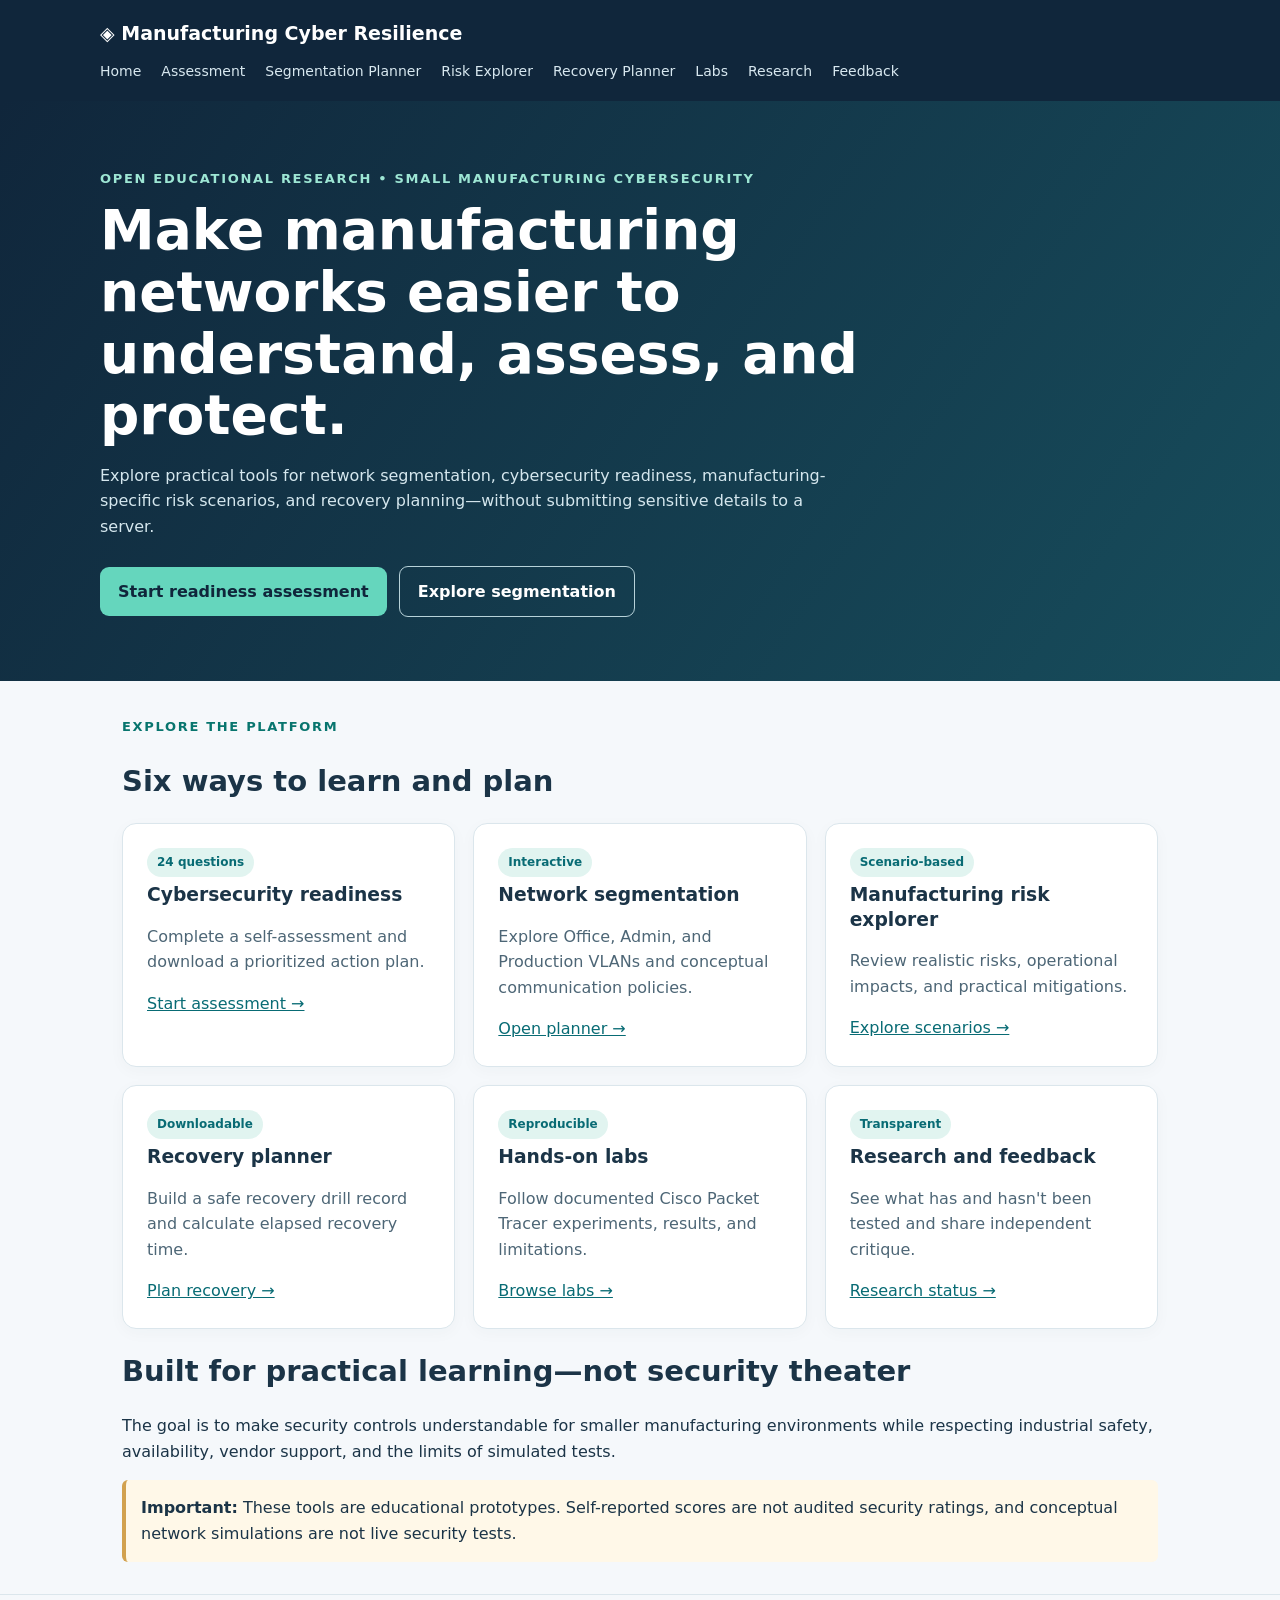
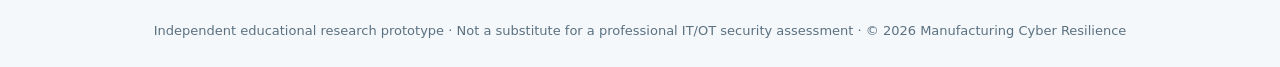
<file: index.html>
<!doctype html><html lang="en"><head><meta charset="utf-8"><meta name="viewport" content="width=device-width,initial-scale=1"><meta name="description" content="Free practical cybersecurity education and planning tools for small manufacturers"><title>Home | Manufacturing Cyber Resilience</title><link rel="stylesheet" href="site.css"></head><body><header><div class="brand">◈ Manufacturing Cyber Resilience</div><nav aria-label="Main navigation"><a href="index.html">Home</a><a href="assessment.html">Assessment</a><a href="toolkit.html">Segmentation Planner</a><a href="risks.html">Risk Explorer</a><a href="recovery.html">Recovery Planner</a><a href="labs.html">Labs</a><a href="research.html">Research</a><a href="feedback.html">Feedback</a></nav></header><section class="hero"><div><span class="eyebrow">Open educational research • Small manufacturing cybersecurity</span><h1>Make manufacturing networks easier to understand, assess, and protect.</h1><p>Explore practical tools for network segmentation, cybersecurity readiness, manufacturing-specific risk scenarios, and recovery planning—without submitting sensitive details to a server.</p><a class="button" href="assessment.html">Start readiness assessment</a><a class="button secondary" href="toolkit.html">Explore segmentation</a></div></section><main class="wrap"><span class="eyebrow" style="color:#08756e">Explore the platform</span><h2>Six ways to learn and plan</h2><div class="cards"><article class="card"><span class="pill">24 questions</span><h3>Cybersecurity readiness</h3><p>Complete a self-assessment and download a prioritized action plan.</p><a href="assessment.html">Start assessment →</a></article><article class="card"><span class="pill">Interactive</span><h3>Network segmentation</h3><p>Explore Office, Admin, and Production VLANs and conceptual communication policies.</p><a href="toolkit.html">Open planner →</a></article><article class="card"><span class="pill">Scenario-based</span><h3>Manufacturing risk explorer</h3><p>Review realistic risks, operational impacts, and practical mitigations.</p><a href="risks.html">Explore scenarios →</a></article><article class="card"><span class="pill">Downloadable</span><h3>Recovery planner</h3><p>Build a safe recovery drill record and calculate elapsed recovery time.</p><a href="recovery.html">Plan recovery →</a></article><article class="card"><span class="pill">Reproducible</span><h3>Hands-on labs</h3><p>Follow documented Cisco Packet Tracer experiments, results, and limitations.</p><a href="labs.html">Browse labs →</a></article><article class="card"><span class="pill">Transparent</span><h3>Research and feedback</h3><p>See what has and hasn't been tested and share independent critique.</p><a href="research.html">Research status →</a></article></div><h2>Built for practical learning—not security theater</h2><p>The goal is to make security controls understandable for smaller manufacturing environments while respecting industrial safety, availability, vendor support, and the limits of simulated tests.</p><div class="notice"><strong>Important:</strong> These tools are educational prototypes. Self-reported scores are not audited security ratings, and conceptual network simulations are not live security tests.</div></main><footer>Independent educational research prototype · Not a substitute for a professional IT/OT security assessment · © 2026 Manufacturing Cyber Resilience</footer></body></html>
</file>
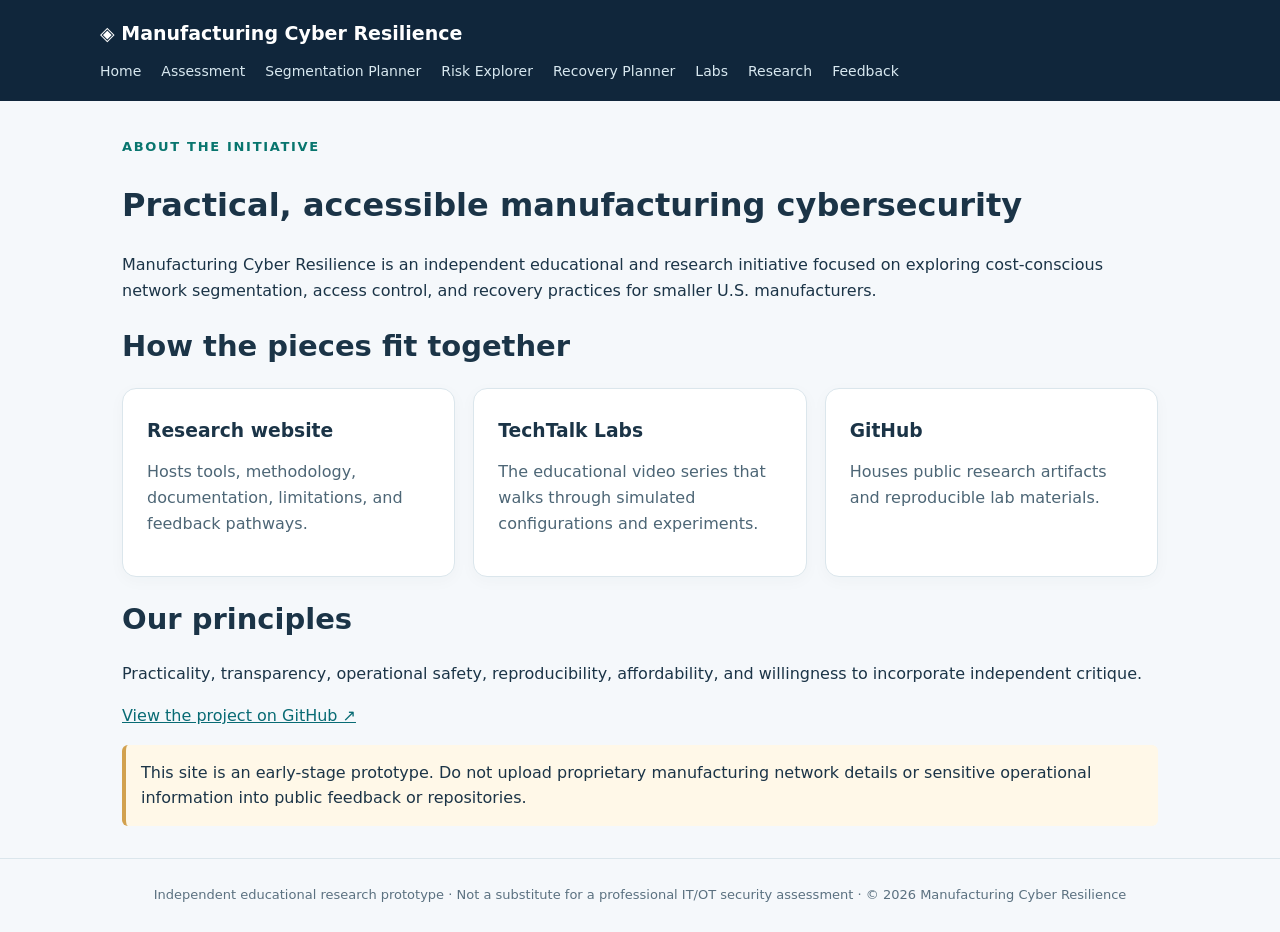
<file: about.html>
<!doctype html><html lang="en"><head><meta charset="utf-8"><meta name="viewport" content="width=device-width,initial-scale=1"><title>About | Manufacturing Cyber Resilience</title><link rel="stylesheet" href="site.css"></head><body><header><div class="brand">◈ Manufacturing Cyber Resilience</div><nav aria-label="Main navigation"><a href="index.html">Home</a><a href="assessment.html">Assessment</a><a href="toolkit.html">Segmentation Planner</a><a href="risks.html">Risk Explorer</a><a href="recovery.html">Recovery Planner</a><a href="labs.html">Labs</a><a href="research.html">Research</a><a href="feedback.html">Feedback</a></nav></header><main class="wrap"><span class="eyebrow" style="color:#08756e">About the initiative</span><h1>Practical, accessible manufacturing cybersecurity</h1><p>Manufacturing Cyber Resilience is an independent educational and research initiative focused on exploring cost-conscious network segmentation, access control, and recovery practices for smaller U.S. manufacturers.</p><h2>How the pieces fit together</h2><div class="cards"><div class="card"><h3>Research website</h3><p>Hosts tools, methodology, documentation, limitations, and feedback pathways.</p></div><div class="card"><h3>TechTalk Labs</h3><p>The educational video series that walks through simulated configurations and experiments.</p></div><div class="card"><h3>GitHub</h3><p>Houses public research artifacts and reproducible lab materials.</p></div></div><h2>Our principles</h2><p>Practicality, transparency, operational safety, reproducibility, affordability, and willingness to incorporate independent critique.</p><p><a href="https://github.com/farheenrf/small-manufacturing-network-resilience" target="_blank" rel="noopener">View the project on GitHub ↗</a></p><div class="notice">This site is an early-stage prototype. Do not upload proprietary manufacturing network details or sensitive operational information into public feedback or repositories.</div></main><footer>Independent educational research prototype · Not a substitute for a professional IT/OT security assessment · © 2026 Manufacturing Cyber Resilience</footer></body></html>
</file>
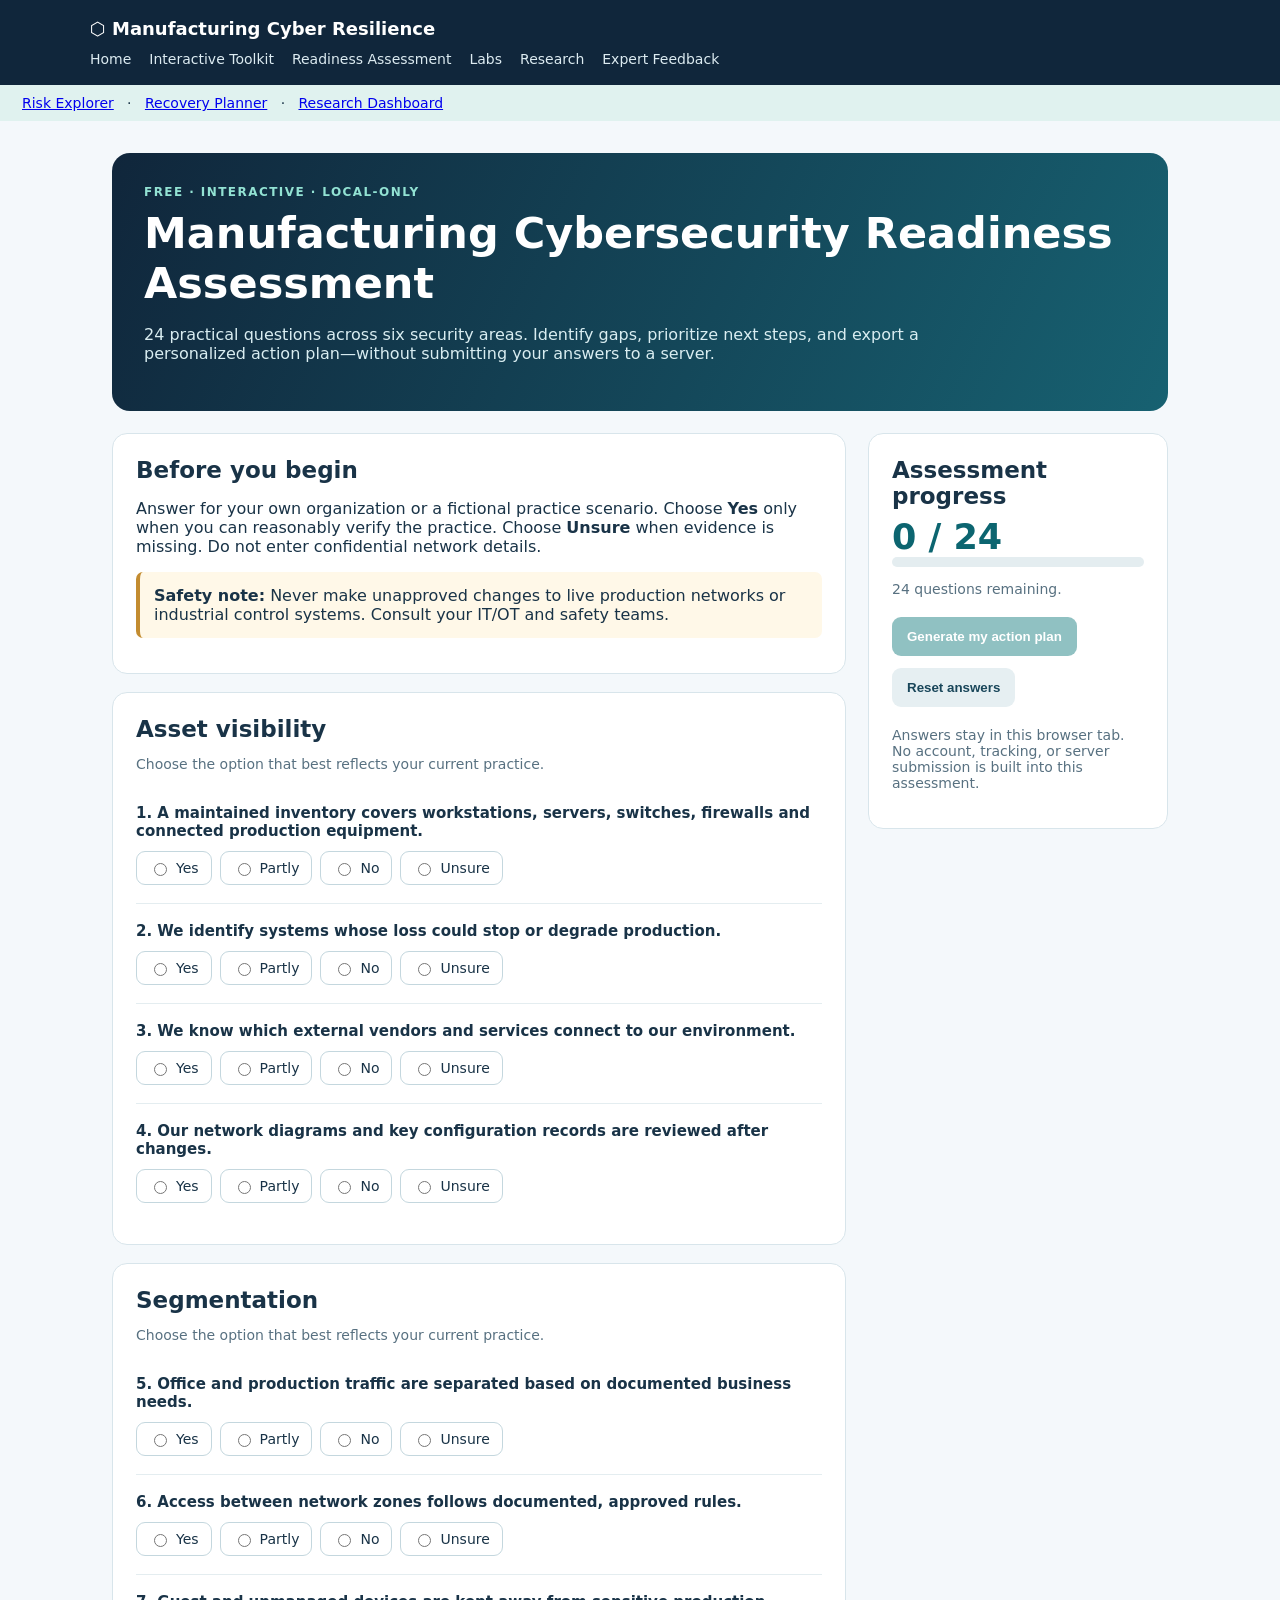
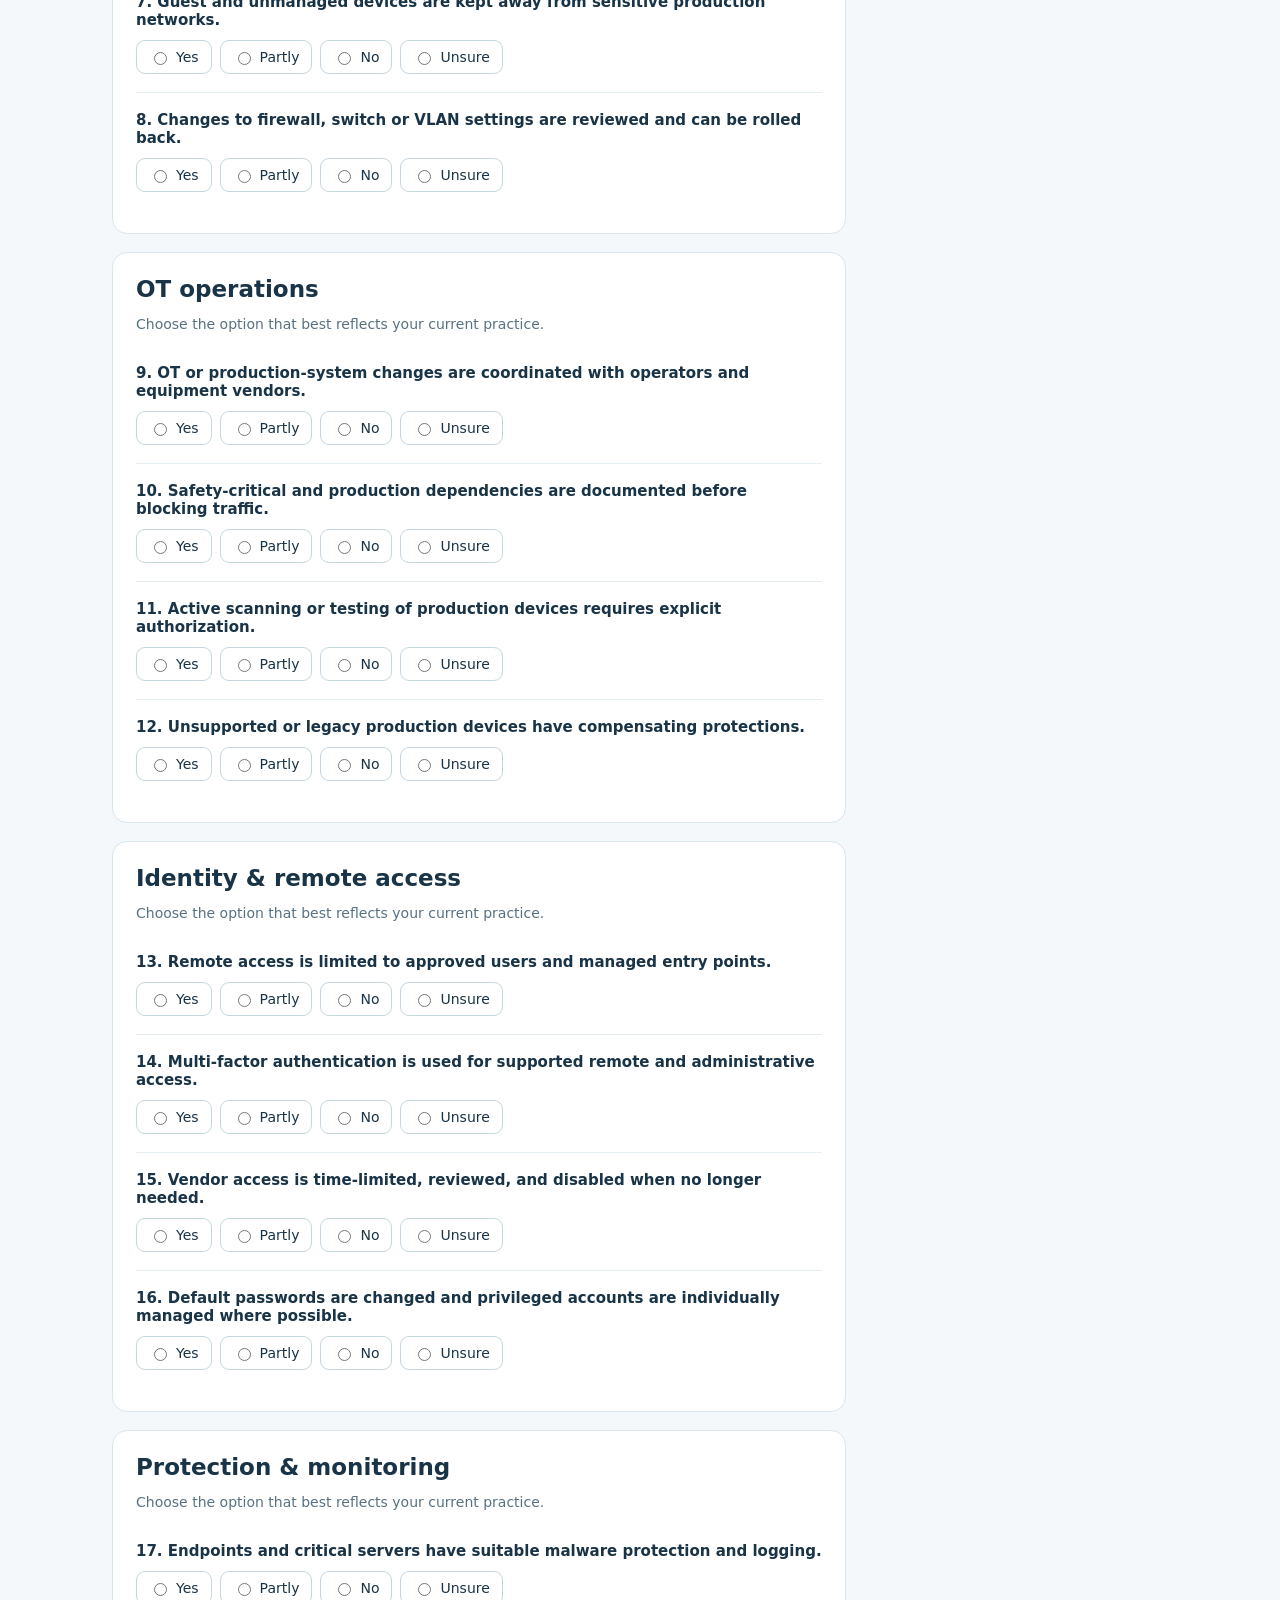
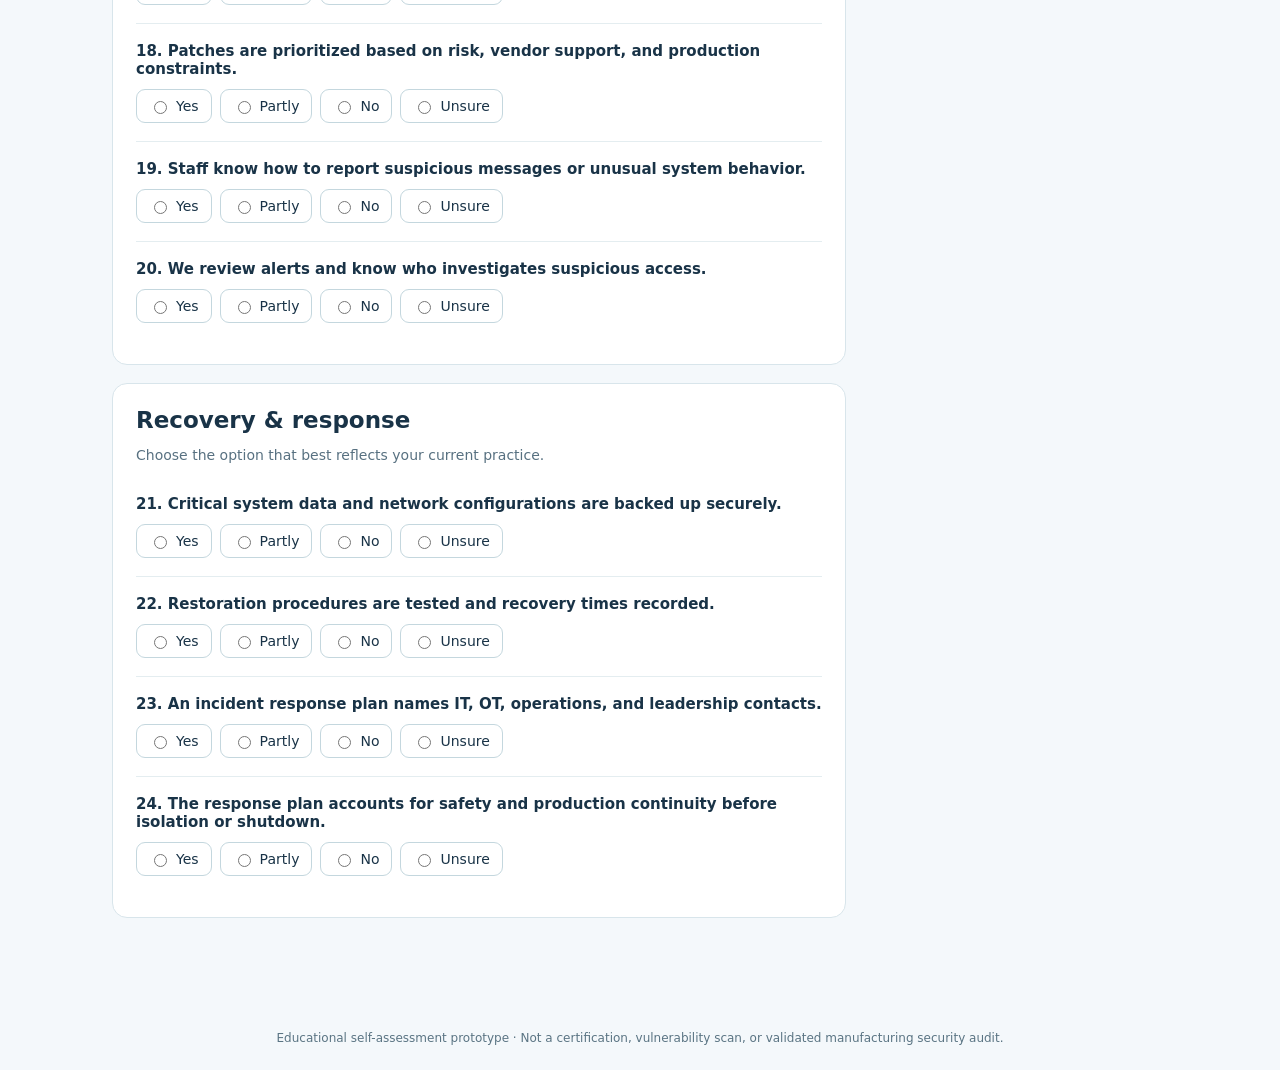
<file: assessment.html>
<!doctype html><html lang="en"><head><meta charset="utf-8"><meta name="viewport" content="width=device-width,initial-scale=1"><title>Manufacturing Cybersecurity Readiness Assessment | Manufacturing Cyber Resilience</title><style>
:root{font-family:Inter,system-ui,Arial,sans-serif;color:#193347;background:#f4f8fb}*{box-sizing:border-box}body{margin:0}header{background:#10263b;color:#fff;padding:18px max(22px,calc((100vw - 1100px)/2))}header strong{font-size:18px}nav{display:flex;gap:18px;flex-wrap:wrap;margin-top:12px}nav a{color:#dcebf1;text-decoration:none;font-size:14px}main{max-width:1100px;margin:auto;padding:32px 22px 70px}.hero{background:linear-gradient(115deg,#10263b,#176171);color:white;border-radius:18px;padding:32px;margin-bottom:22px}.hero h1{font-size:clamp(28px,4vw,43px);line-height:1.16;margin:10px 0}.hero p{color:#d9edf1;max-width:780px}.eyebrow{font-size:12px;letter-spacing:.12em;text-transform:uppercase;color:#92e2d3;font-weight:800}.layout{display:grid;grid-template-columns:minmax(0,1fr) 300px;gap:22px;align-items:start}.panel{background:white;border:1px solid #d8e5eb;border-radius:15px;padding:23px;margin-bottom:18px}.panel h2{margin:0 0 8px;font-size:23px}.muted{color:#587181;font-size:14px}.question{padding:18px 0;border-bottom:1px solid #e4edf0}.question:last-child{border:0}.question strong{display:block;margin-bottom:11px;font-size:15px}.options{display:flex;flex-wrap:wrap;gap:8px}.option{border:1px solid #c4d7de;border-radius:9px;padding:8px 12px;cursor:pointer;display:flex;gap:6px;align-items:center;font-size:14px}.option:has(input:checked){border-color:#087d76;background:#e5f5f1;color:#095c56;font-weight:700}.option input{accent-color:#087d76}.bar{background:#e4edf0;height:10px;border-radius:20px;overflow:hidden}.bar span{display:block;background:#0e9b89;height:100%;width:0;transition:width .2s}.sticky{position:sticky;top:15px}.big{font-size:35px;font-weight:800;color:#0c6570}.btn{background:#0c7779;border:0;color:white;padding:12px 15px;border-radius:9px;font-weight:700;cursor:pointer;margin:6px 6px 6px 0}.btn.secondary{background:#e6eff2;color:#19465a}.btn:disabled{opacity:.45;cursor:not-allowed}.category{margin:14px 0}.categoryhead{display:flex;justify-content:space-between;font-size:13px;gap:8px;margin-bottom:6px}.result{border-left:4px solid #0c9185;background:#edf8f6;padding:14px;border-radius:7px;margin:12px 0}.risk{border-left:4px solid #c38c30;background:#fff8e8;padding:14px;border-radius:7px;margin:12px 0}.action{padding:14px 0;border-bottom:1px solid #e4edf0}.action small{display:block;color:#587181}.pill{font-size:11px;background:#e4eff3;border-radius:30px;padding:4px 8px;white-space:nowrap}footer{padding:25px;text-align:center;color:#5a7483;font-size:12px}.hidden{display:none!important}@media(max-width:800px){.layout{grid-template-columns:1fr}.sticky{position:static}}@media print{header,.btn,.options{display:none!important}.layout{display:block}.panel{break-inside:avoid}.hero{color:#193347;background:white}}
</style></head><body><header><strong>⬡ Manufacturing Cyber Resilience</strong><nav><a href="index.html">Home</a><a href="toolkit.html">Interactive Toolkit</a><a href="assessment.html" aria-current="page">Readiness Assessment</a><a href="labs.html">Labs</a><a href="research.html">Research</a><a href="feedback.html">Expert Feedback</a></nav></header><div style="background:#e0f2ef;padding:10px 22px;font:14px system-ui"><a href="risks.html">Risk Explorer</a> &nbsp; · &nbsp; <a href="recovery.html">Recovery Planner</a> &nbsp; · &nbsp; <a href="research.html">Research Dashboard</a></div><main><section class="hero"><div class="eyebrow">Free · Interactive · Local-only</div><h1>Manufacturing Cybersecurity Readiness Assessment</h1><p>24 practical questions across six security areas. Identify gaps, prioritize next steps, and export a personalized action plan—without submitting your answers to a server.</p></section><div class="layout"><div><section class="panel"><h2>Before you begin</h2><p>Answer for your own organization or a fictional practice scenario. Choose <b>Yes</b> only when you can reasonably verify the practice. Choose <b>Unsure</b> when evidence is missing. Do not enter confidential network details.</p><div class="risk"><b>Safety note:</b> Never make unapproved changes to live production networks or industrial control systems. Consult your IT/OT and safety teams.</div></section><div id="questions"></div><section id="results" class="panel hidden" aria-live="polite"><h2>Your personalized results</h2><p class="muted">These are self-reported planning indicators, not an audited security rating or industry benchmark.</p><div id="summary"></div><h3>Category breakdown</h3><div id="breakdown"></div><h3>Prioritized action plan</h3><div id="actions"></div><div class="risk">Actions are starting points. Validate applicability, production dependencies, vendor requirements and safety before implementation.</div><button class="btn" onclick="downloadReport()">Download assessment and action plan (.txt)</button><button class="btn secondary" onclick="window.print()">Print / Save PDF</button></section></div><aside><section class="panel sticky"><h2>Assessment progress</h2><div class="big" id="counter">0 / 24</div><div class="bar"><span id="progress"></span></div><p class="muted" id="progressText">Answer each question to generate your action plan.</p><button id="generate" class="btn" disabled onclick="generate()">Generate my action plan</button><button class="btn secondary" onclick="resetAll()">Reset answers</button><p class="muted">Answers stay in this browser tab. No account, tracking, or server submission is built into this assessment.</p></section></aside></div></main><footer>Educational self-assessment prototype · Not a certification, vulnerability scan, or validated manufacturing security audit.</footer><script>
const questions=[{"category": "Asset visibility", "text": "A maintained inventory covers workstations, servers, switches, firewalls and connected production equipment.", "action": "Build a verified asset inventory with device owner, location, purpose and criticality."}, {"category": "Asset visibility", "text": "We identify systems whose loss could stop or degrade production.", "action": "Map production-critical assets and dependencies with operations staff."}, {"category": "Asset visibility", "text": "We know which external vendors and services connect to our environment.", "action": "Record third-party connections, ownership, and access purposes."}, {"category": "Asset visibility", "text": "Our network diagrams and key configuration records are reviewed after changes.", "action": "Maintain dated network diagrams and configuration records."}, {"category": "Segmentation", "text": "Office and production traffic are separated based on documented business needs.", "action": "Review segmentation boundaries and production dependencies with IT/OT owners."}, {"category": "Segmentation", "text": "Access between network zones follows documented, approved rules.", "action": "Create a source/destination/service allowlist and review it periodically."}, {"category": "Segmentation", "text": "Guest and unmanaged devices are kept away from sensitive production networks.", "action": "Restrict guest and unmanaged access through approved network controls."}, {"category": "Segmentation", "text": "Changes to firewall, switch or VLAN settings are reviewed and can be rolled back.", "action": "Introduce change approval, configuration backup and rollback testing."}, {"category": "OT operations", "text": "OT or production-system changes are coordinated with operators and equipment vendors.", "action": "Set up a joint IT/OT change review and maintenance window process."}, {"category": "OT operations", "text": "Safety-critical and production dependencies are documented before blocking traffic.", "action": "Document essential services and safety implications before segmentation changes."}, {"category": "OT operations", "text": "Active scanning or testing of production devices requires explicit authorization.", "action": "Establish safe testing rules and prefer approved passive methods where suitable."}, {"category": "OT operations", "text": "Unsupported or legacy production devices have compensating protections.", "action": "Identify legacy assets and implement site-specific access restrictions and monitoring."}, {"category": "Identity & remote access", "text": "Remote access is limited to approved users and managed entry points.", "action": "Inventory remote access pathways and remove unnecessary access."}, {"category": "Identity & remote access", "text": "Multi-factor authentication is used for supported remote and administrative access.", "action": "Enable MFA for compatible systems; document OT constraints and alternatives."}, {"category": "Identity & remote access", "text": "Vendor access is time-limited, reviewed, and disabled when no longer needed.", "action": "Adopt vendor access approvals, expiration and periodic review."}, {"category": "Identity & remote access", "text": "Default passwords are changed and privileged accounts are individually managed where possible.", "action": "Review privileged accounts and eliminate shared/default credentials where feasible."}, {"category": "Protection & monitoring", "text": "Endpoints and critical servers have suitable malware protection and logging.", "action": "Evaluate endpoint protection and centralize relevant logs where feasible."}, {"category": "Protection & monitoring", "text": "Patches are prioritized based on risk, vendor support, and production constraints.", "action": "Create a risk-based patching schedule with OT vendor review."}, {"category": "Protection & monitoring", "text": "Staff know how to report suspicious messages or unusual system behavior.", "action": "Provide practical phishing and incident reporting guidance."}, {"category": "Protection & monitoring", "text": "We review alerts and know who investigates suspicious access.", "action": "Assign monitoring ownership and an escalation path."}, {"category": "Recovery & response", "text": "Critical system data and network configurations are backed up securely.", "action": "Document and protect backups for critical data and network configurations."}, {"category": "Recovery & response", "text": "Restoration procedures are tested and recovery times recorded.", "action": "Run an approved restore drill and document measured recovery time."}, {"category": "Recovery & response", "text": "An incident response plan names IT, OT, operations, and leadership contacts.", "action": "Write a concise response plan with contact tree and escalation criteria."}, {"category": "Recovery & response", "text": "The response plan accounts for safety and production continuity before isolation or shutdown.", "action": "Review incident isolation decisions with safety and production stakeholders."}];
const categories=[...new Set(questions.map(q=>q.category))];
const answers=Array(questions.length).fill(null);
const holder=document.getElementById('questions');
for(const category of categories){const section=document.createElement('section');section.className='panel';const title=document.createElement('h2');title.textContent=category;section.appendChild(title);const intro=document.createElement('p');intro.className='muted';intro.textContent='Choose the option that best reflects your current practice.';section.appendChild(intro);questions.forEach((q,i)=>{if(q.category!==category)return;const div=document.createElement('div');div.className='question';const question=document.createElement('strong');question.textContent=(i+1)+'. '+q.text;div.appendChild(question);const choices=document.createElement('div');choices.className='options';for(const value of ['Yes','Partly','No','Unsure']){const label=document.createElement('label');label.className='option';const radio=document.createElement('input');radio.type='radio';radio.name='q'+i;radio.value=value;radio.addEventListener('change',()=>{answers[i]=value;update();});label.append(radio,document.createTextNode(value));choices.appendChild(label)}div.appendChild(choices);section.appendChild(div)});holder.appendChild(section)}
function update(){const n=answers.filter(a=>a!==null).length;document.getElementById('counter').textContent=n+' / '+questions.length;document.getElementById('progress').style.width=(n/questions.length*100)+'%';document.getElementById('progressText').textContent=n===questions.length?'Ready to generate your personalized plan.':(questions.length-n)+' questions remaining.';document.getElementById('generate').disabled=n!==questions.length;document.getElementById('results').classList.add('hidden')}
function score(a){return a==='Yes'?1:a==='Partly'?.5:0}
function percent(indices){return Math.round(indices.reduce((s,i)=>s+score(answers[i]),0)/indices.length*100)}
function el(tag,text,cls){const node=document.createElement(tag);if(text!==undefined)node.textContent=text;if(cls)node.className=cls;return node}
function generate(){if(answers.some(a=>a===null))return;const pct=percent(questions.map((_,i)=>i));const yes=answers.filter(a=>a==='Yes').length,partial=answers.filter(a=>a==='Partly').length,no=answers.filter(a=>a==='No').length,unsure=answers.filter(a=>a==='Unsure').length;const summary=document.getElementById('summary');summary.replaceChildren(el('div',pct+'% practices indicated','big'),el('p',yes+' Yes · '+partial+' Partly · '+no+' No · '+unsure+' Unsure. This percentage reflects responses only, not actual risk reduction.','muted'));const breakdown=document.getElementById('breakdown');breakdown.replaceChildren();const catScores=categories.map(c=>{const ids=questions.map((q,i)=>q.category===c?i:-1).filter(i=>i>=0);return {category:c,score:percent(ids)}});for(const item of catScores){const row=el('div',undefined,'category');const head=el('div',undefined,'categoryhead');head.append(el('strong',item.category),el('span',item.score+'%'));const bar=el('div',undefined,'bar');const fill=el('span');fill.style.width=item.score+'%';bar.append(fill);row.append(head,bar);breakdown.append(row)}const ordered=questions.map((q,i)=>({...q,i,answer:answers[i],categoryScore:catScores.find(x=>x.category===q.category).score})).filter(x=>x.answer!=='Yes').sort((a,b)=>a.categoryScore-b.categoryScore||priority(a.answer)-priority(b.answer)||a.i-b.i);const actions=document.getElementById('actions');actions.replaceChildren();if(!ordered.length)actions.append(el('p','All practices were self-reported as present. Verify evidence, review effectiveness, and repeat periodically.'));for(const item of ordered){const row=el('div',undefined,'action');row.append(el('strong',item.action),el('small',item.category+' · Question '+(item.i+1)+' · Answer: '+item.answer));actions.append(row)}document.getElementById('results').classList.remove('hidden');document.getElementById('results').scrollIntoView({behavior:'smooth',block:'start'});window.currentReport={pct,yes,partial,no,unsure,catScores,ordered}}
function priority(a){return a==='No'?0:a==='Unsure'?1:2}
function downloadReport(){const r=window.currentReport;if(!r)return;const lines=['MANUFACTURING CYBERSECURITY READINESS SELF-ASSESSMENT','Generated: '+new Date().toISOString(),'Educational planning tool — not an audited security score or validated risk assessment.','','SUMMARY',r.pct+'% self-reported practice indicator','Yes: '+r.yes+' | Partly: '+r.partial+' | No: '+r.no+' | Unsure: '+r.unsure,'','CATEGORY BREAKDOWN',...r.catScores.map(x=>x.category+': '+x.score+'%'),'','RESPONSES',...questions.map((q,i)=>(i+1)+'. ['+q.category+'] '+q.text+'\nAnswer: '+answers[i]),'','PRIORITIZED ACTIONS',...(r.ordered.length?r.ordered.map((x,i)=>(i+1)+'. ['+x.category+'; '+x.answer+'] '+x.action):['No self-reported gaps; verify evidence and effectiveness.']),'','LIMITATIONS','Self-reported answers are not independently verified. Equal-weight scoring is not a measure of cyber risk. Actions must be reviewed for OT safety, availability, and site-specific dependencies.'];const blob=new Blob([lines.join('\n')],{type:'text/plain;charset=utf-8'});const url=URL.createObjectURL(blob);const a=document.createElement('a');a.href=url;a.download='manufacturing-cyber-readiness-action-plan.txt';a.click();setTimeout(()=>URL.revokeObjectURL(url),1000)}
function resetAll(){answers.fill(null);document.querySelectorAll('input[type=radio]').forEach(i=>i.checked=false);document.getElementById('results').classList.add('hidden');window.currentReport=null;update();window.scrollTo({top:0,behavior:'smooth'})}
update();
</script></body></html>
</file>
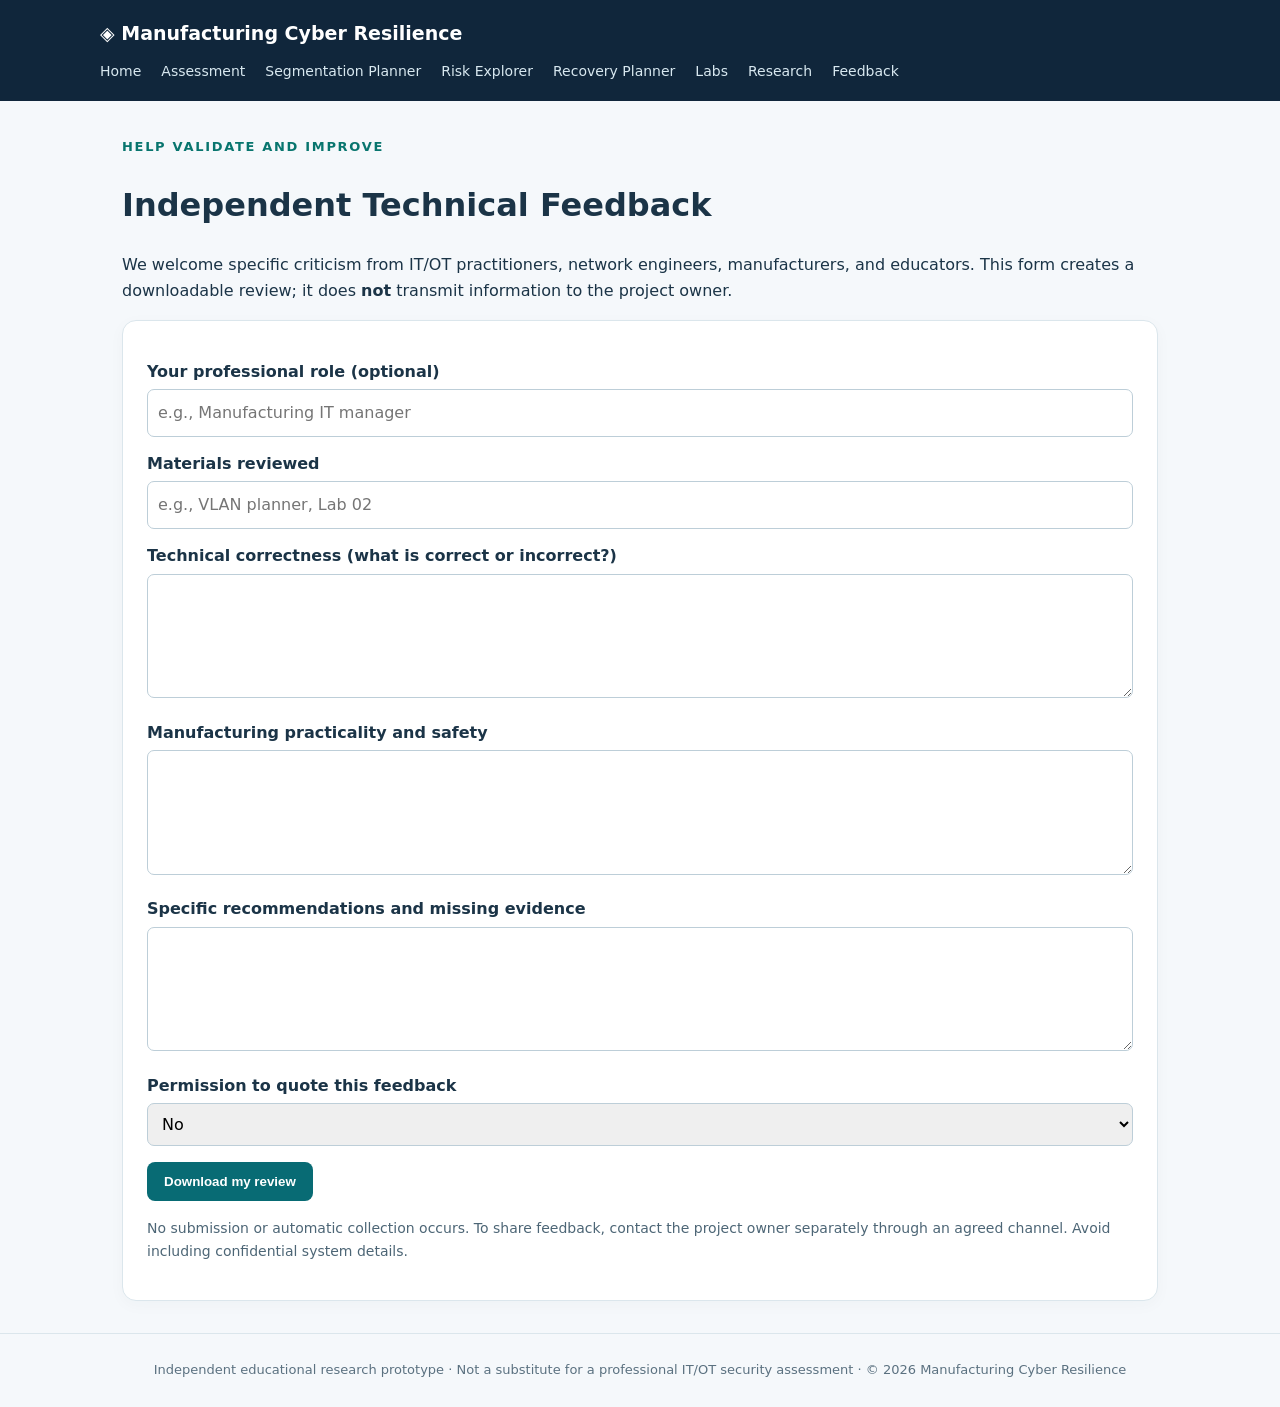
<file: feedback.html>
<!doctype html><html lang="en"><head><meta charset="utf-8"><meta name="viewport" content="width=device-width,initial-scale=1"><meta name="description" content="Free practical cybersecurity education and planning tools for small manufacturers"><title>Independent Feedback | Manufacturing Cyber Resilience</title><link rel="stylesheet" href="site.css"></head><body><header><div class="brand">◈ Manufacturing Cyber Resilience</div><nav aria-label="Main navigation"><a href="index.html">Home</a><a href="assessment.html">Assessment</a><a href="toolkit.html">Segmentation Planner</a><a href="risks.html">Risk Explorer</a><a href="recovery.html">Recovery Planner</a><a href="labs.html">Labs</a><a href="research.html">Research</a><a href="feedback.html">Feedback</a></nav></header><main class="wrap"><span class="eyebrow" style="color:#08756e">Help validate and improve</span><h1>Independent Technical Feedback</h1><p>We welcome specific criticism from IT/OT practitioners, network engineers, manufacturers, and educators. This form creates a downloadable review; it does <strong>not</strong> transmit information to the project owner.</p><section class="card"><label for="role">Your professional role (optional)</label><input id="role" placeholder="e.g., Manufacturing IT manager"><label for="materials">Materials reviewed</label><input id="materials" placeholder="e.g., VLAN planner, Lab 02"><label for="accuracy">Technical correctness (what is correct or incorrect?)</label><textarea id="accuracy" rows="4"></textarea><label for="manufacturing">Manufacturing practicality and safety</label><textarea id="manufacturing" rows="4"></textarea><label for="improvements">Specific recommendations and missing evidence</label><textarea id="improvements" rows="4"></textarea><label for="permission">Permission to quote this feedback</label><select id="permission"><option value="No">No</option><option value="Yes, anonymously">Yes, anonymously</option></select><p><button id="download">Download my review</button></p><p class="small">No submission or automatic collection occurs. To share feedback, contact the project owner separately through an agreed channel. Avoid including confidential system details.</p></section></main><footer>Independent educational research prototype · Not a substitute for a professional IT/OT security assessment · © 2026 Manufacturing Cyber Resilience</footer><script>document.getElementById('download').onclick=()=>{const fields=[['Role','role'],['Materials reviewed','materials'],['Technical correctness','accuracy'],['Manufacturing practicality','manufacturing'],['Recommendations','improvements'],['Permission to quote','permission']];const lines=['Manufacturing Cyber Resilience — Independent Feedback','Date: '+new Date().toISOString(),'This review was exported locally; not submitted.','',...fields.map(([label,id])=>label+': '+document.getElementById(id).value)];const u=URL.createObjectURL(new Blob([lines.join('\n')],{type:'text/plain'}));const a=document.createElement('a');a.href=u;a.download='manufacturing-expert-feedback.txt';a.click();setTimeout(()=>URL.revokeObjectURL(u),1500)}</script></body></html>
</file>
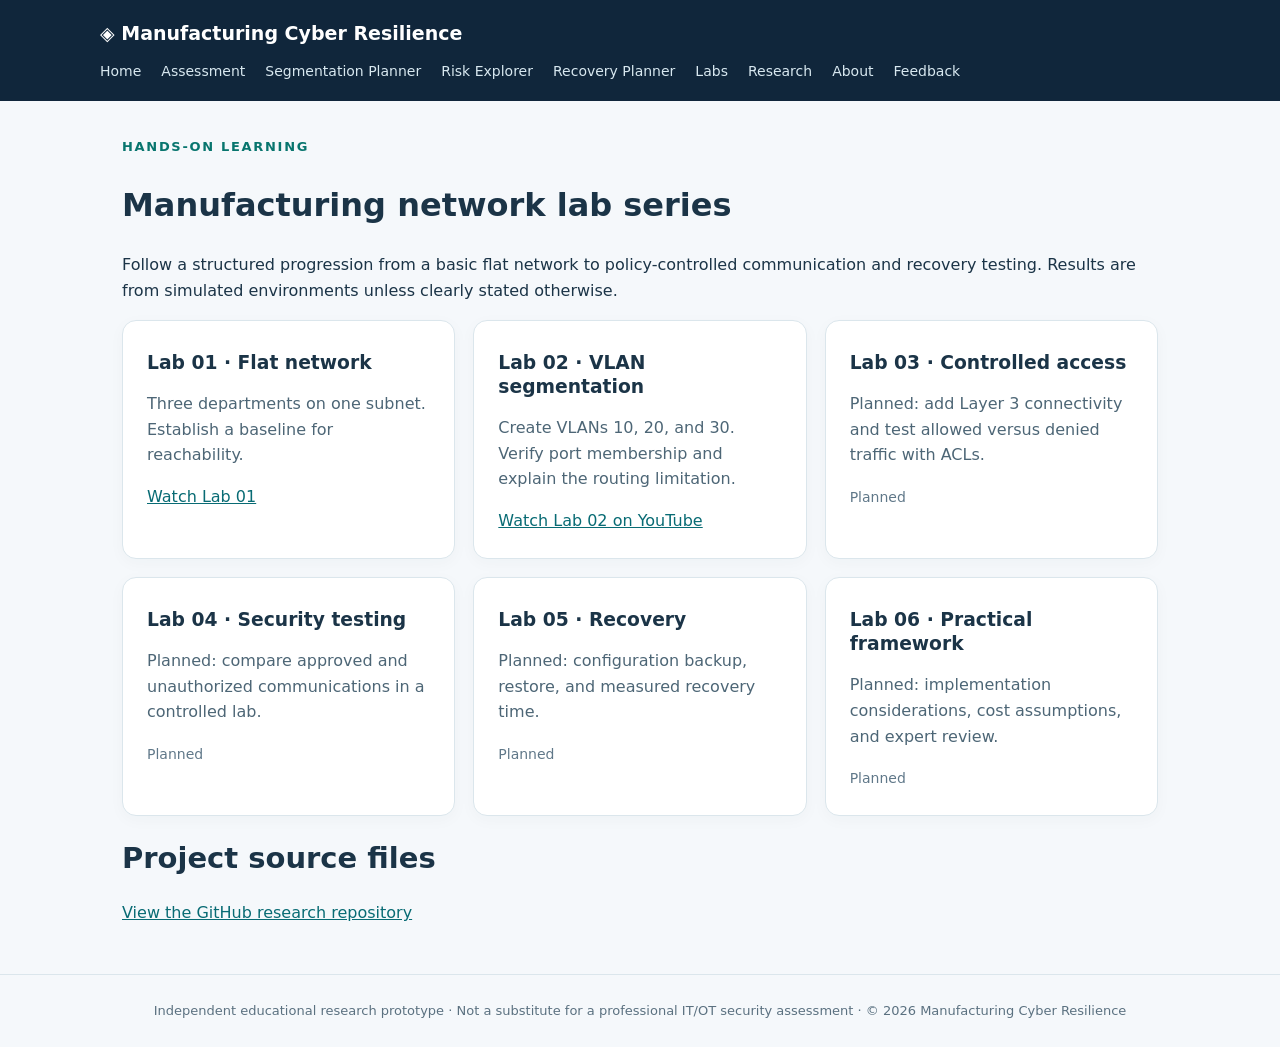
<file: labs.html>
<!doctype html>
<html lang="en">
<head>
  <meta charset="utf-8">
  <meta name="viewport" content="width=device-width,initial-scale=1">
  <title>Learning Labs | Manufacturing Cyber Resilience</title>
  <link rel="stylesheet" href="site.css">
</head>
<body>
  <header>
    <div class="brand">◈ Manufacturing Cyber Resilience</div>
    <nav aria-label="Main navigation">
      <a href="index.html">Home</a>
      <a href="assessment.html">Assessment</a>
      <a href="toolkit.html">Segmentation Planner</a>
      <a href="risks.html">Risk Explorer</a>
      <a href="recovery.html">Recovery Planner</a>
      <a href="labs.html">Labs</a>
      <a href="research.html">Research</a>
      <a href="about.html">About</a>
      <a href="feedback.html">Feedback</a>
    </nav>
  </header>

  <main class="wrap">
    <span class="eyebrow" style="color:#08756e">Hands-on learning</span>
    <h1>Manufacturing network lab series</h1>
    <p>
      Follow a structured progression from a basic flat network
      to policy-controlled communication and recovery testing.
      Results are from simulated environments unless clearly stated otherwise.
    </p>

    <div class="cards">

      <article class="card">
        <h3>Lab 01 · Flat network</h3>
        <p>
          Three departments on one subnet. Establish a baseline
          for reachability.
        </p>
        <a href="https://youtu.be/Bq2GFVuUM84"
           target="_blank" rel="noopener">
          Watch Lab 01
        </a>
      </article>

      <article class="card">
        <h3>Lab 02 · VLAN segmentation</h3>
        <p>
          Create VLANs 10, 20, and 30. Verify port membership
          and explain the routing limitation.
        </p>
        <a href="https://youtu.be/146XljrteNk"
           target="_blank" rel="noopener">
          Watch Lab 02 on YouTube
        </a>
      </article>

      <article class="card">
        <h3>Lab 03 · Controlled access</h3>
        <p>
          Planned: add Layer 3 connectivity and test allowed
          versus denied traffic with ACLs.
        </p>
        <span class="small">Planned</span>
      </article>

      <article class="card">
        <h3>Lab 04 · Security testing</h3>
        <p>
          Planned: compare approved and unauthorized
          communications in a controlled lab.
        </p>
        <span class="small">Planned</span>
      </article>

      <article class="card">
        <h3>Lab 05 · Recovery</h3>
        <p>
          Planned: configuration backup, restore, and
          measured recovery time.
        </p>
        <span class="small">Planned</span>
      </article>

      <article class="card">
        <h3>Lab 06 · Practical framework</h3>
        <p>
          Planned: implementation considerations,
          cost assumptions, and expert review.
        </p>
        <span class="small">Planned</span>
      </article>

    </div>

    <h2>Project source files</h2>
    <p>
      <a href="https://github.com/farheenrf/small-manufacturing-network-resilience"
         target="_blank" rel="noopener">
        View the GitHub research repository
      </a>
    </p>
  </main>

  <footer>
    Independent educational research prototype ·
    Not a substitute for a professional IT/OT security assessment ·
    © 2026 Manufacturing Cyber Resilience
  </footer>
</body>
</html>
</file>
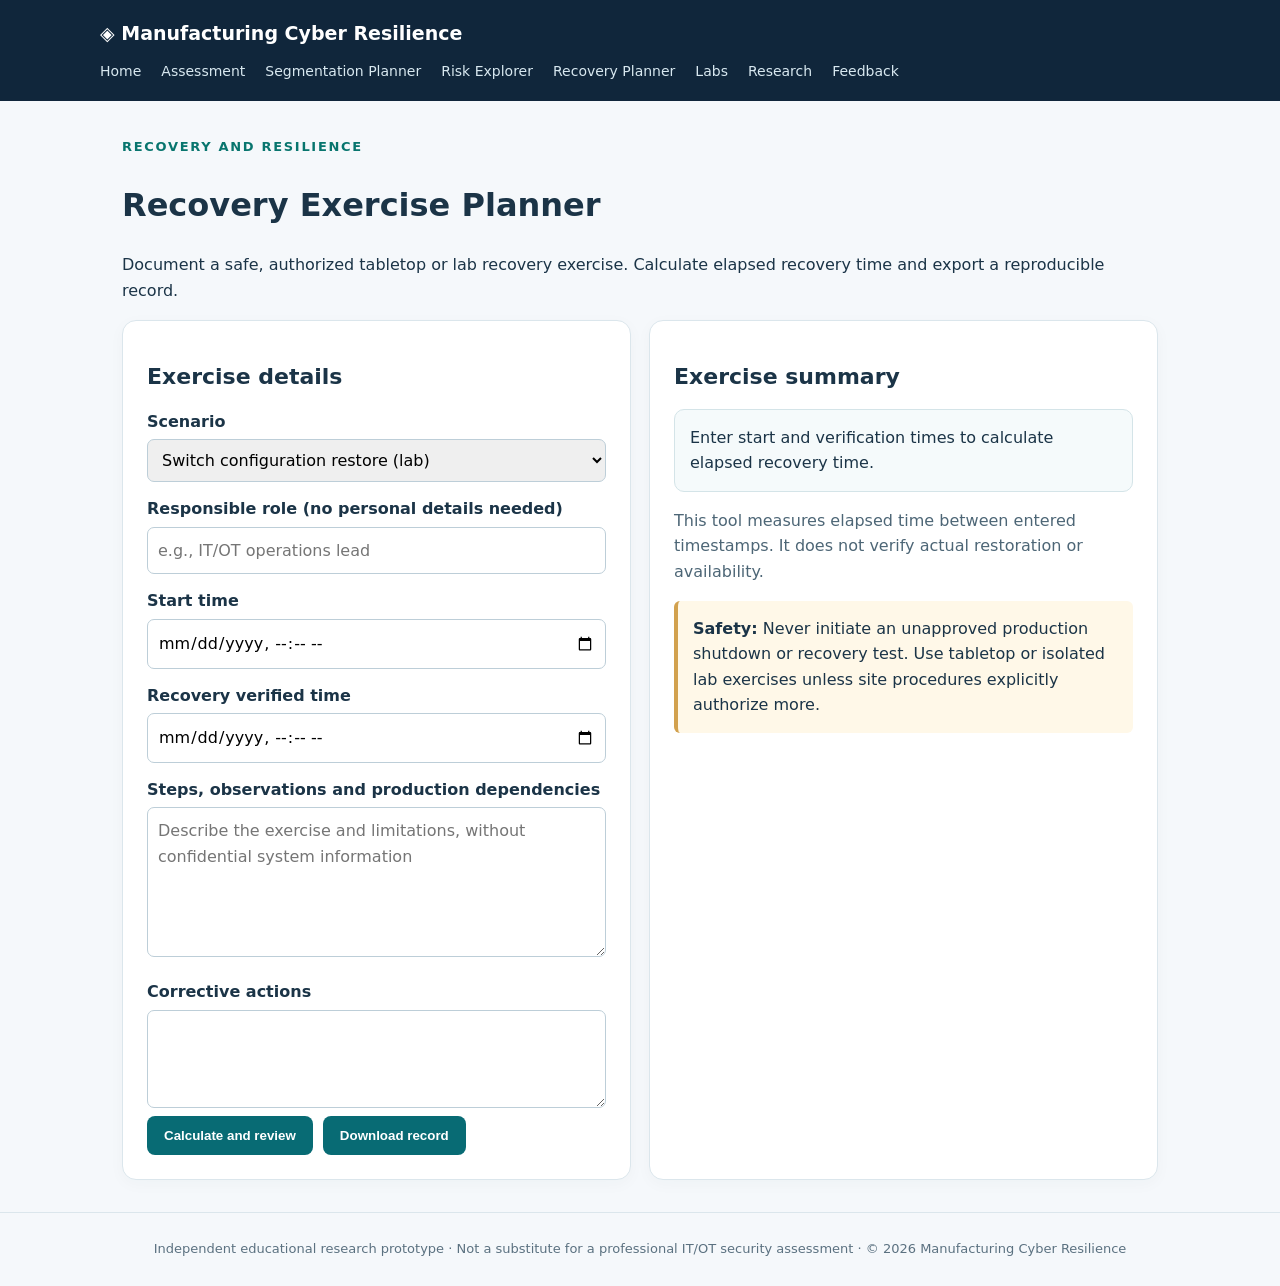
<file: recovery.html>
<!doctype html><html lang="en"><head><meta charset="utf-8"><meta name="viewport" content="width=device-width,initial-scale=1"><meta name="description" content="Free practical cybersecurity education and planning tools for small manufacturers"><title>Recovery Planner | Manufacturing Cyber Resilience</title><link rel="stylesheet" href="site.css"></head><body><header><div class="brand">◈ Manufacturing Cyber Resilience</div><nav aria-label="Main navigation"><a href="index.html">Home</a><a href="assessment.html">Assessment</a><a href="toolkit.html">Segmentation Planner</a><a href="risks.html">Risk Explorer</a><a href="recovery.html">Recovery Planner</a><a href="labs.html">Labs</a><a href="research.html">Research</a><a href="feedback.html">Feedback</a></nav></header><main class="wrap"><span class="eyebrow" style="color:#08756e">Recovery and resilience</span><h1>Recovery Exercise Planner</h1><p>Document a safe, authorized tabletop or lab recovery exercise. Calculate elapsed recovery time and export a reproducible record.</p><div class="cards"><section class="card"><h2 style="font-size:22px">Exercise details</h2><label for="scenario">Scenario</label><select id="scenario"><option>Switch configuration restore (lab)</option><option>Critical data backup restoration (authorized test)</option><option>Ransomware tabletop exercise</option><option>Vendor access interruption tabletop</option></select><label for="owner">Responsible role (no personal details needed)</label><input id="owner" placeholder="e.g., IT/OT operations lead"><label for="start">Start time</label><input id="start" type="datetime-local"><label for="end">Recovery verified time</label><input id="end" type="datetime-local"><label for="notes">Steps, observations and production dependencies</label><textarea id="notes" rows="5" placeholder="Describe the exercise and limitations, without confidential system information"></textarea><label for="next">Corrective actions</label><textarea id="next" rows="3"></textarea><div class="btnrow"><button id="calculate">Calculate and review</button><button id="export">Download record</button></div></section><section class="card"><h2 style="font-size:22px">Exercise summary</h2><div id="summary" class="result" aria-live="polite">Enter start and verification times to calculate elapsed recovery time.</div><p class="muted">This tool measures elapsed time between entered timestamps. It does not verify actual restoration or availability.</p><div class="notice"><strong>Safety:</strong> Never initiate an unapproved production shutdown or recovery test. Use tabletop or isolated lab exercises unless site procedures explicitly authorize more.</div></section></div></main><footer>Independent educational research prototype · Not a substitute for a professional IT/OT security assessment · © 2026 Manufacturing Cyber Resilience</footer><script>function value(id){return document.getElementById(id).value}function calculate(){const a=new Date(value('start')),b=new Date(value('end'));const el=document.getElementById('summary');if(!value('start')||!value('end')||!Number.isFinite(a.getTime())||!Number.isFinite(b.getTime())||b<a){el.textContent='Enter valid start and end times; recovery verification must be after the start.';return null}const m=Math.round((b-a)/60000);el.textContent='Elapsed time: '+Math.floor(m/60)+' hours '+m%60+' minutes. Confirm the exercise objective and required communications were actually restored.';return m}document.getElementById('calculate').onclick=calculate;document.getElementById('export').onclick=()=>{const m=calculate();if(m===null)return;const lines=['Manufacturing Cyber Resilience — Recovery Exercise Record','Generated: '+new Date().toISOString(),'Educational record, not proof of production recovery.','Scenario: '+value('scenario'),'Responsible role: '+value('owner'),'Start: '+value('start'),'Verified: '+value('end'),'Elapsed minutes: '+m,'Notes: '+value('notes'),'Corrective actions: '+value('next')];const u=URL.createObjectURL(new Blob([lines.join('\n')],{type:'text/plain'}));const a=document.createElement('a');a.href=u;a.download='manufacturing-recovery-exercise.txt';a.click();setTimeout(()=>URL.revokeObjectURL(u),1500)}</script></body></html>
</file>
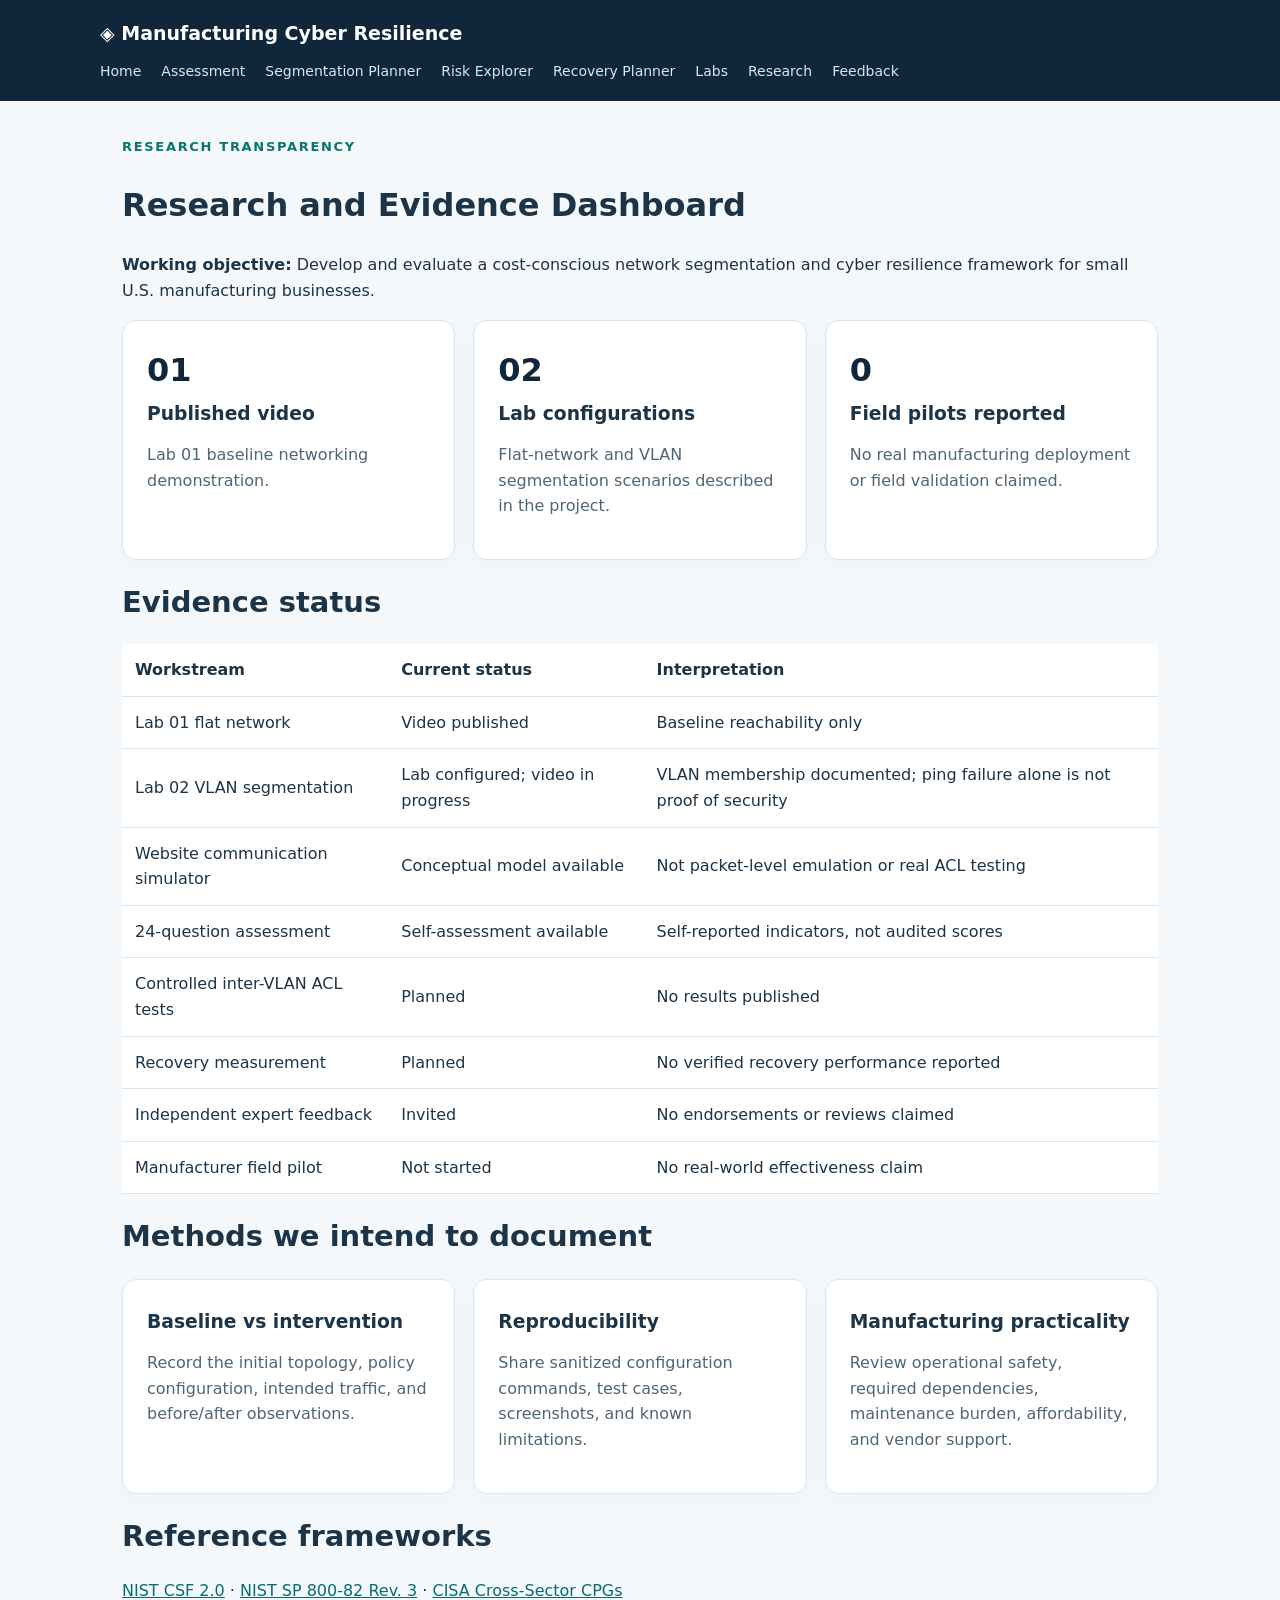
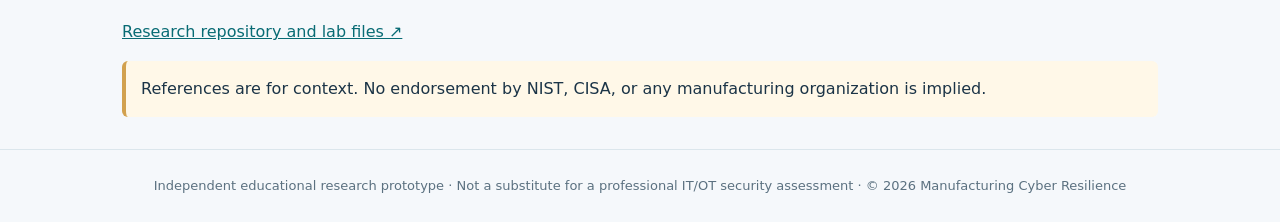
<file: research.html>
<!doctype html><html lang="en"><head><meta charset="utf-8"><meta name="viewport" content="width=device-width,initial-scale=1"><meta name="description" content="Free practical cybersecurity education and planning tools for small manufacturers"><title>Research and Evidence | Manufacturing Cyber Resilience</title><link rel="stylesheet" href="site.css"></head><body><header><div class="brand">◈ Manufacturing Cyber Resilience</div><nav aria-label="Main navigation"><a href="index.html">Home</a><a href="assessment.html">Assessment</a><a href="toolkit.html">Segmentation Planner</a><a href="risks.html">Risk Explorer</a><a href="recovery.html">Recovery Planner</a><a href="labs.html">Labs</a><a href="research.html">Research</a><a href="feedback.html">Feedback</a></nav></header><main class="wrap"><span class="eyebrow" style="color:#08756e">Research transparency</span><h1>Research and Evidence Dashboard</h1><p><strong>Working objective:</strong> Develop and evaluate a cost-conscious network segmentation and cyber resilience framework for small U.S. manufacturing businesses.</p><div class="cards"><div class="card"><div class="metric">01</div><h3>Published video</h3><p>Lab 01 baseline networking demonstration.</p></div><div class="card"><div class="metric">02</div><h3>Lab configurations</h3><p>Flat-network and VLAN segmentation scenarios described in the project.</p></div><div class="card"><div class="metric">0</div><h3>Field pilots reported</h3><p>No real manufacturing deployment or field validation claimed.</p></div></div><h2>Evidence status</h2><table><thead><tr><th>Workstream</th><th>Current status</th><th>Interpretation</th></tr></thead><tbody><tr><td>Lab 01 flat network</td><td>Video published</td><td>Baseline reachability only</td></tr><tr><td>Lab 02 VLAN segmentation</td><td>Lab configured; video in progress</td><td>VLAN membership documented; ping failure alone is not proof of security</td></tr><tr><td>Website communication simulator</td><td>Conceptual model available</td><td>Not packet-level emulation or real ACL testing</td></tr><tr><td>24-question assessment</td><td>Self-assessment available</td><td>Self-reported indicators, not audited scores</td></tr><tr><td>Controlled inter-VLAN ACL tests</td><td>Planned</td><td>No results published</td></tr><tr><td>Recovery measurement</td><td>Planned</td><td>No verified recovery performance reported</td></tr><tr><td>Independent expert feedback</td><td>Invited</td><td>No endorsements or reviews claimed</td></tr><tr><td>Manufacturer field pilot</td><td>Not started</td><td>No real-world effectiveness claim</td></tr></tbody></table><h2>Methods we intend to document</h2><div class="cards"><div class="card"><h3>Baseline vs intervention</h3><p>Record the initial topology, policy configuration, intended traffic, and before/after observations.</p></div><div class="card"><h3>Reproducibility</h3><p>Share sanitized configuration commands, test cases, screenshots, and known limitations.</p></div><div class="card"><h3>Manufacturing practicality</h3><p>Review operational safety, required dependencies, maintenance burden, affordability, and vendor support.</p></div></div><h2>Reference frameworks</h2><p><a href="https://www.nist.gov/cyberframework">NIST CSF 2.0</a> · <a href="https://csrc.nist.gov/pubs/sp/800/82/r3/final">NIST SP 800-82 Rev. 3</a> · <a href="https://www.cisa.gov/cross-sector-cybersecurity-performance-goals">CISA Cross-Sector CPGs</a></p><p><a href="https://github.com/farheenrf/small-manufacturing-network-resilience">Research repository and lab files ↗</a></p><div class="notice">References are for context. No endorsement by NIST, CISA, or any manufacturing organization is implied.</div></main><footer>Independent educational research prototype · Not a substitute for a professional IT/OT security assessment · © 2026 Manufacturing Cyber Resilience</footer></body></html>
</file>
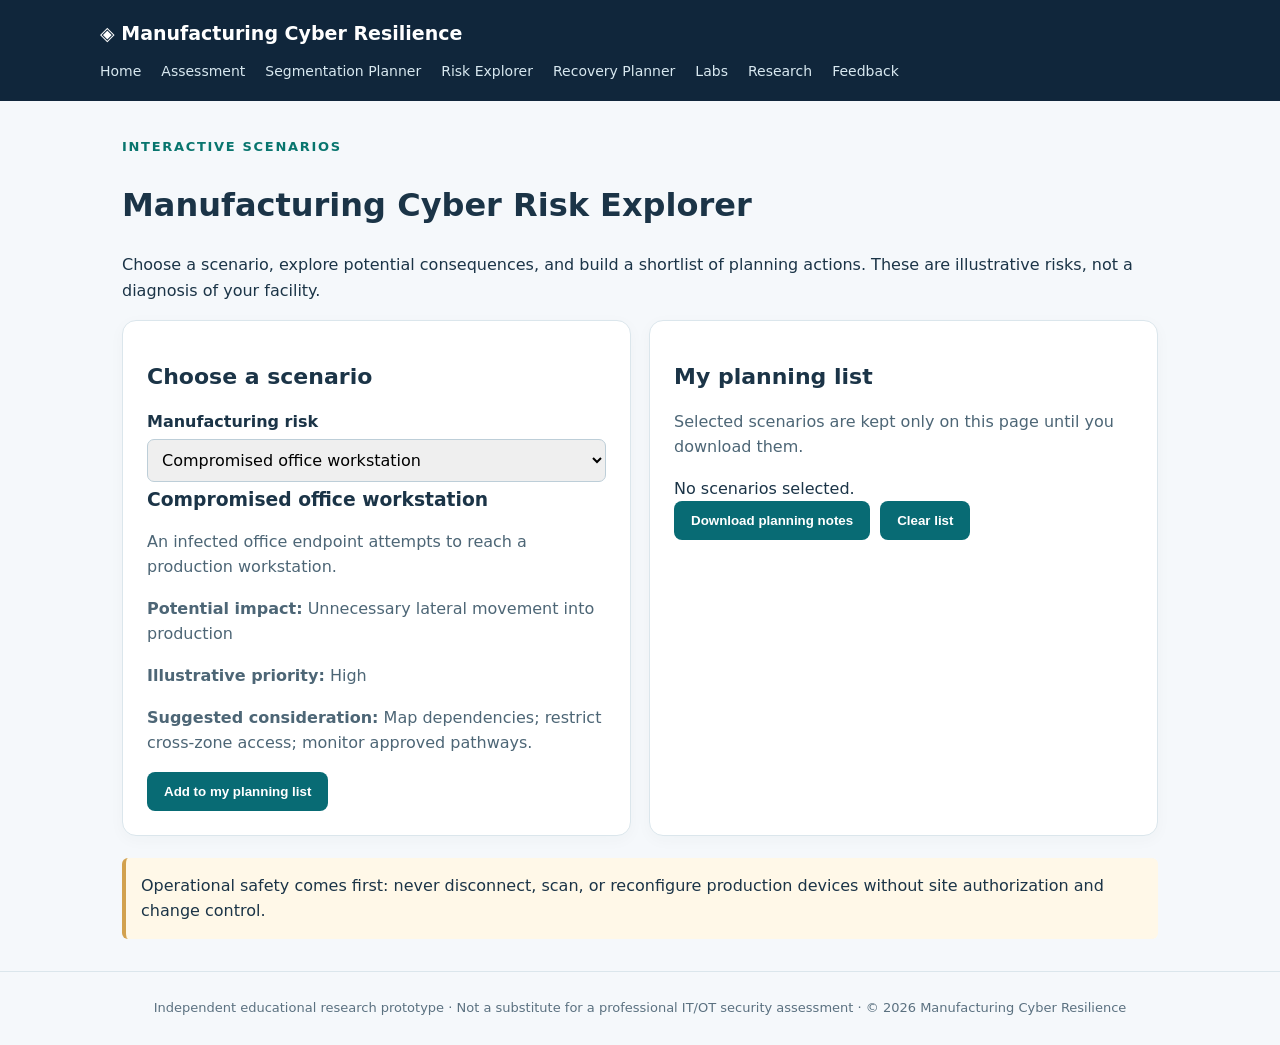
<file: risks.html>
<!doctype html><html lang="en"><head><meta charset="utf-8"><meta name="viewport" content="width=device-width,initial-scale=1"><meta name="description" content="Free practical cybersecurity education and planning tools for small manufacturers"><title>Manufacturing Risk Explorer | Manufacturing Cyber Resilience</title><link rel="stylesheet" href="site.css"></head><body><header><div class="brand">◈ Manufacturing Cyber Resilience</div><nav aria-label="Main navigation"><a href="index.html">Home</a><a href="assessment.html">Assessment</a><a href="toolkit.html">Segmentation Planner</a><a href="risks.html">Risk Explorer</a><a href="recovery.html">Recovery Planner</a><a href="labs.html">Labs</a><a href="research.html">Research</a><a href="feedback.html">Feedback</a></nav></header><main class="wrap"><span class="eyebrow" style="color:#08756e">Interactive scenarios</span><h1>Manufacturing Cyber Risk Explorer</h1><p>Choose a scenario, explore potential consequences, and build a shortlist of planning actions. These are illustrative risks, not a diagnosis of your facility.</p><div class="cards"><section class="card"><h2 style="font-size:22px">Choose a scenario</h2><label for="scenario">Manufacturing risk</label><select id="scenario"></select><h3 id="sTitle"></h3><p id="sDesc"></p><p><strong>Potential impact:</strong> <span id="sImpact"></span></p><p><strong>Illustrative priority:</strong> <span id="sPriority"></span></p><p><strong>Suggested consideration:</strong> <span id="sMitigation"></span></p><button id="add">Add to my planning list</button></section><section class="card"><h2 style="font-size:22px">My planning list</h2><p class="muted">Selected scenarios are kept only on this page until you download them.</p><div id="selected" aria-live="polite">No scenarios selected.</div><div class="btnrow"><button id="download">Download planning notes</button><button id="clear" type="button">Clear list</button></div></section></div><div class="notice" style="margin-top:22px">Operational safety comes first: never disconnect, scan, or reconfigure production devices without site authorization and change control.</div></main><footer>Independent educational research prototype · Not a substitute for a professional IT/OT security assessment · © 2026 Manufacturing Cyber Resilience</footer><script>const risks=[["Compromised office workstation", "An infected office endpoint attempts to reach a production workstation.", "High", "Unnecessary lateral movement into production", "Map dependencies; restrict cross-zone access; monitor approved pathways."], ["Uncontrolled vendor remote access", "A supplier retains broad remote access after a maintenance visit.", "High", "Unauthorized changes or prolonged access", "Use approved remote access, MFA where supported, expiry, and access reviews."], ["Legacy production system", "An older HMI cannot support current patches or endpoint software.", "High", "Operational disruption from vulnerabilities or unsafe patching", "Coordinate with OT/vendor teams; isolate exposure; use compensating controls."], ["Switch configuration error", "A switch port is assigned to the wrong VLAN during maintenance.", "Medium", "Unexpected reachability or loss of production communication", "Review changes; back up configurations; verify port membership and rollback."], ["Ransomware disrupts operations", "Business systems are encrypted and dependent production workflows are interrupted.", "High", "Downtime and delayed order fulfillment", "Test backups, define response roles, protect recovery assets, rehearse restoration."], ["Unsafe active scanning", "Unapproved scans affect fragile industrial devices.", "High", "Potential process instability or downtime", "Require OT authorization; prefer safe/passive discovery as appropriate."]];const sel=document.getElementById('scenario'),picked=new Set();risks.forEach((r,i)=>sel.add(new Option(r[0],i)));function show(){const r=risks[+sel.value];[['sTitle',r[0]],['sDesc',r[1]],['sPriority',r[2]],['sImpact',r[3]],['sMitigation',r[4]]].forEach(([id,v])=>document.getElementById(id).textContent=v)}function draw(){document.getElementById('selected').textContent=picked.size?[...picked].map(i=>'• '+risks[i][0]).join('\n'):'No scenarios selected.';document.getElementById('selected').style.whiteSpace='pre-line'}sel.onchange=show;document.getElementById('add').onclick=()=>{picked.add(+sel.value);draw()};document.getElementById('clear').onclick=()=>{picked.clear();draw()};document.getElementById('download').onclick=()=>{const lines=['Manufacturing Cyber Risk Explorer — planning notes','Generated: '+new Date().toISOString(),'Educational scenarios only; not a facility risk assessment.','',...[...picked].flatMap(i=>[risks[i][0],'Scenario: '+risks[i][1],'Illustrative priority: '+risks[i][2],'Potential impact: '+risks[i][3],'Consideration: '+risks[i][4],''])];save('manufacturing-risk-notes.txt',lines.join('\n'))};function save(name,data){const u=URL.createObjectURL(new Blob([data],{type:'text/plain'}));const a=document.createElement('a');a.href=u;a.download=name;a.click();setTimeout(()=>URL.revokeObjectURL(u),1500)}show();</script></body></html>
</file>
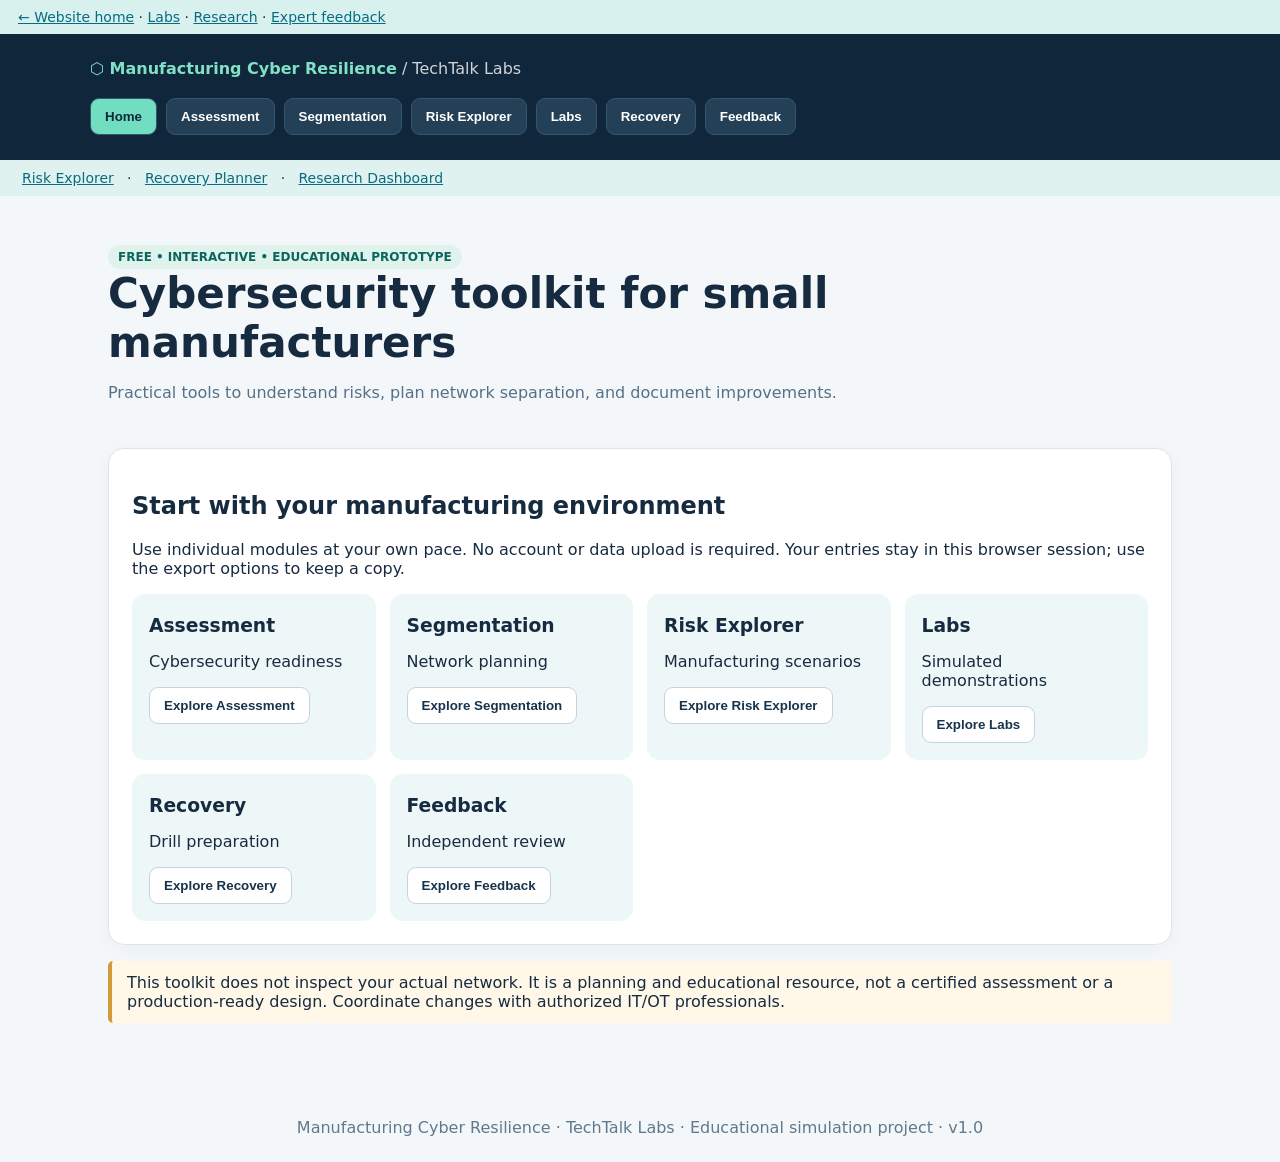
<file: toolkit.html>
<!doctype html><html lang="en"><head><meta charset="utf-8"><meta name="viewport" content="width=device-width,initial-scale=1"><title>Interactive Toolkit | Manufacturing Cyber Resilience</title><style>:root{font-family:Inter,system-ui,Arial,sans-serif;color:#172b40;background:#f3f7fa}*{box-sizing:border-box}body{margin:0}header{background:#10263b;color:white;padding:25px max(22px,calc((100vw - 1100px)/2))}header strong{color:#81e0c6}nav{display:flex;gap:9px;flex-wrap:wrap;margin-top:20px}button,.btn{cursor:pointer;border:1px solid #c5d4e0;border-radius:9px;padding:10px 14px;background:white;color:#17344c;font-weight:650}button:hover{border-color:#138f86}nav button{background:#244057;color:white;border-color:#36546d}nav button.active{background:#71dec2;color:#10263b}main{max-width:1100px;margin:auto;padding:25px 18px 70px}.hero{padding:24px 0 14px}.hero h1{font-size:clamp(28px,4vw,42px);margin:0 0 10px}.muted{color:#587086}.panel{background:white;border:1px solid #dbe5ed;border-radius:16px;padding:23px;margin:16px 0;box-shadow:0 4px 20px #18394e0a}.grid{display:grid;grid-template-columns:repeat(auto-fit,minmax(230px,1fr));gap:14px}.tile{background:#eef7f8;border-radius:13px;padding:17px}.tile h3{margin:4px 0 8px}.tag{display:inline-block;background:#dff3ec;color:#0a665d;border-radius:30px;padding:5px 10px;font-size:12px;font-weight:700}section[hidden]{display:none}label{display:block;font-weight:650;margin:12px 0 6px}input,select,textarea{width:100%;padding:10px;border:1px solid #b7cbd7;border-radius:8px;font:inherit}textarea{min-height:75px}table{width:100%;border-collapse:collapse;margin:12px 0}td,th{padding:11px 8px;text-align:left;border-bottom:1px solid #e3edf3}th{font-size:13px;color:#567083}td select{min-width:105px}.progress{height:12px;background:#e6edf2;border-radius:20px;overflow:hidden}.progress>div{height:100%;background:#149c8d;transition:width .2s}.stat{font-size:28px;font-weight:800;color:#086d67}.note{border-left:4px solid #d19c37;background:#fff8e8;padding:12px 15px;border-radius:5px}.actions{display:flex;gap:9px;flex-wrap:wrap;margin-top:16px}.mini{font-size:13px}.pill{display:inline-block;padding:4px 8px;background:#e6f2f5;border-radius:20px;margin:3px}.diagram{display:flex;flex-wrap:wrap;justify-content:center;align-items:center;gap:14px;margin:20px 0}.node{min-width:145px;text-align:center;border:2px solid #78b4bd;border-radius:13px;padding:15px;background:#edf8f8}.node strong{display:block}.node small{color:#536e80}.node.central{background:#173c55;color:white;border-color:#173c55}.node.central small{color:#b4d5e0}code,pre{background:#142b40;color:#d6f8e8;border-radius:9px;padding:12px;white-space:pre-wrap;overflow:auto;display:block}a{color:#076c83}footer{text-align:center;color:#61798a;padding:25px}.risklow{color:#157a64}.riskmed{color:#9a680c}.riskhigh{color:#ad3333}@media(max-width:600px){.panel{padding:15px}td,th{font-size:12px;padding:7px 3px}}</style><style>.sim-panel{border:1px solid #d8e5eb;border-radius:15px;padding:18px;background:#f8fcfd;margin:18px 0}.sim-toolbar{display:flex;justify-content:space-between;gap:12px;align-items:start;flex-wrap:wrap}.sim-toolbar p{margin:5px 0}.sim-network{overflow:auto;background:linear-gradient(140deg,#edf6f8,#fff);border:1px solid #d5e7e9;border-radius:14px;margin:12px 0}.sim-network svg{width:100%;min-width:500px;display:block}.sim-network .edge{stroke:#95b1bd;stroke-width:5;stroke-linecap:round}.sim-network .edge.active-allow{stroke:#0a987b;stroke-dasharray:11 8;animation:dash 1s linear infinite}.sim-network .edge.active-deny{stroke:#c94d4d;stroke-dasharray:4 10}.sim-network .device{cursor:pointer;outline:none}.sim-network .device rect{stroke:#80aeb6;stroke-width:2.5;fill:#fff}.sim-network .device.selected rect{stroke:#097c82;stroke-width:5;fill:#e1f8f2}.sim-network .device:focus rect{stroke:#ec9b2c;stroke-width:5}.sim-network .device.switch rect{fill:#173c55;stroke:#173c55}.sim-network .device.switch text{fill:white}.sim-network text{fill:#193b50;font-family:system-ui,Arial,sans-serif;pointer-events:none}.sim-detail,.sim-result{background:white;border:1px solid #d9e7eb;border-radius:9px;padding:13px;margin:12px 0}.sim-result.allowed{border-left:5px solid #099574}.sim-result.denied{border-left:5px solid #c94d4d}@keyframes dash{to{stroke-dashoffset:-38}}@media(prefers-reduced-motion:reduce){.sim-network .edge.active-allow{animation:none}}</style></head><body><div style="background:#d9f1ee;padding:9px 18px;font:14px system-ui"><a href="index.html">← Website home</a> · <a href="labs.html">Labs</a> · <a href="research.html">Research</a> · <a href="feedback.html">Expert feedback</a></div><header><div><strong>⬡ Manufacturing Cyber Resilience</strong> <span style="opacity:.8"> / TechTalk Labs</span></div><nav id="nav"></nav></header><div style="background:#e0f2ef;padding:10px 22px;font:14px system-ui"><a href="risks.html">Risk Explorer</a> &nbsp; · &nbsp; <a href="recovery.html">Recovery Planner</a> &nbsp; · &nbsp; <a href="research.html">Research Dashboard</a></div><main><div class="hero"><span class="tag">FREE • INTERACTIVE • EDUCATIONAL PROTOTYPE</span><h1 id="pageTitle">Cybersecurity toolkit for small manufacturers</h1><p class="muted" id="pageDesc">Practical tools to understand risks, plan network separation, and document improvements.</p></div><section id="home"><div class="panel"><h2>Start with your manufacturing environment</h2><p>Use individual modules at your own pace. No account or data upload is required. Your entries stay in this browser session; use the export options to keep a copy.</p><div class="grid" id="homeTiles"></div></div><div class="note">This toolkit does not inspect your actual network. It is a planning and educational resource, not a certified assessment or a production-ready design. Coordinate changes with authorized IT/OT professionals.</div></section><section id="assessment" hidden><div class="panel"><h2>Cybersecurity readiness check</h2><p class="muted">Select Yes, No, or Unsure for each statement. The result is a planning indicator, not a validated security score.</p><div id="questions"></div><div class="progress"><div id="bar" style="width:0"></div></div><p><span class="stat" id="score">0/10</span> controls confirmed · <span id="answered">0 of 10 answered</span></p><div id="gaps"></div><div class="actions"><button onclick="exportText('assessment')">Download assessment</button><button onclick="resetAssessment()">Reset</button></div></div></section><section id="planner" hidden><div class="panel"><h2>Segmentation planner</h2><p>Explore an example design using a managed switch and separate VLANs. Enter the permitted business communication before drafting access rules.</p><div class="sim-panel"><div class="sim-toolbar"><div><strong>Interactive network model</strong><p class="muted mini">Click a department or switch to inspect it. Select a source and destination to test an illustrative access policy.</p></div><span class="tag">SIMULATION · NOT LIVE TRAFFIC</span></div><div class="sim-network" id="simNetwork"><svg id="networkSvg" viewBox="0 0 850 320" role="img" aria-label="Interactive diagram showing Office, Admin and Production connected to a managed switch"><g id="links"></g><g id="nodes"></g></svg></div><div class="sim-detail" id="nodeDetail" aria-live="polite">Select any network node to inspect its purpose and configuration.</div><div class="grid"><div><label for="testSource">Test source</label><select id="testSource"><option>Office</option><option>Admin</option><option>Production</option></select></div><div><label for="testTarget">Test destination</label><select id="testTarget"><option>Production</option><option>Admin</option><option>Office</option></select></div><div><label for="testPolicy">Illustrative policy</label><select id="testPolicy"><option value="isolated">No inter-VLAN routing</option><option value="deny">Layer 3 firewall: deny by default</option><option value="admin">Layer 3 firewall: approved Admin → Production only</option><option value="open">Layer 3 routing: all inter-VLAN traffic permitted</option></select></div></div><div class="actions"><button type="button" onclick="runSimulation()">▶ Simulate connection</button><button type="button" onclick="saveNetworkSvg()">Download diagram (SVG)</button><button type="button" onclick="downloadSimReport()">Download simulation report</button><button type="button" onclick="resetSimulation()">Reset view</button></div><div id="simResult" class="sim-result" aria-live="polite">Choose a policy and run a connection test.</div><p class="mini muted">This simplified model assumes example policies and does not emulate Cisco packet forwarding, device vulnerabilities, firewall rule order, application behavior, or OT protocols. Actual production access requires dependency mapping and approval.</p></div><div class="note">Inter-VLAN access needs an appropriately configured Layer 3 router/firewall. VLANs alone are not a complete security control. Do not block production dependencies without mapping them.</div><h3>Document a communication requirement</h3><div class="grid"><div><label for="src">Source</label><select id="src"><option>Office</option><option>Admin</option><option>Production</option><option>Vendor</option></select></div><div><label for="dst">Destination</label><select id="dst"><option>Production</option><option>Admin</option><option>Office</option><option>External service</option></select></div><div><label for="service">Service / protocol</label><input id="service" placeholder="e.g. HTTPS TCP/443"></div><div><label for="decision">Proposed decision</label><select id="decision"><option>Review required</option><option>Allow (subject to approval)</option><option>Deny</option></select></div></div><label for="reason">Business reason and approver</label><input id="reason" placeholder="Why is this required? Who approved it?"><div class="actions"><button onclick="addRule()">Add rule</button><button onclick="exportText('rules')">Download rules</button></div><div id="ruleTable"></div></div></section><section id="risks" hidden><div class="panel"><h2>Manufacturing risk explorer</h2><p>Choose a scenario to see what may go wrong and which safeguards deserve review.</p><label for="scenario">Scenario</label><select id="scenario" onchange="showRisk()"><option value="office">Compromised office workstation</option><option value="vendor">Uncontrolled vendor remote access</option><option value="switch">Switch misconfiguration or failure</option><option value="ransom">Ransomware disrupts operations</option></select><div class="tile" id="riskDetail"></div><h3>Prioritize a local risk</h3><div class="grid"><div><label for="likelihood">Likelihood</label><select id="likelihood"><option value="1">Low</option><option value="2">Medium</option><option value="3">High</option></select></div><div><label for="impact">Operational impact</label><select id="impact"><option value="1">Low</option><option value="2">Medium</option><option value="3">High</option></select></div></div><div class="actions"><button onclick="rankRisk()">Estimate priority</button></div><p id="riskRank" aria-live="polite"></p></div></section><section id="labs" hidden><div class="panel"><h2>Interactive lab explorer</h2><p>Follow our simulated network from a flat baseline to segmented VLANs and planned access-control testing.</p><div class="grid"><div class="tile"><span class="tag">LAB 01</span><h3>Flat network</h3><p>Three PCs on one switch and subnet. Baseline ping tests show reachability.</p><a href="https://youtu.be/Bq2QFVUuMB4" target="_blank" rel="noopener">Watch Lab 01</a></div><div class="tile"><span class="tag">LAB 02</span><h3>VLAN separation</h3><p>Office VLAN 10, Admin VLAN 20, Production VLAN 30. Verify assignments and expected lack of routing.</p><p class="mini"><a href="https://youtu.be/146XljrteNk" target="_blank" rel="noopener">Watch Lab 02</a></p></div><div class="tile"><span class="tag">PLANNED</span><h3>Controlled access</h3><p>Compare explicitly allowed versus denied services using a Layer 3 policy boundary.</p></div></div><h3>Explore Lab 02 commands</h3><label for="commandChoice">Select a command</label><select id="commandChoice" onchange="showCommand()"><option value="vlan">Create a VLAN</option><option value="port">Assign a switch port</option><option value="verify">Verify VLAN membership</option><option value="ping">Test reachability</option></select><div id="commandInfo"></div><p class="note">A failed ping between different subnets without a gateway does not independently prove VLAN security. A self-ping checks only the local IP stack.</p><p><a href="https://github.com/farheenrf/small-manufacturing-network-resilience" target="_blank" rel="noopener">Browse project GitHub repository</a></p></div></section><section id="recovery" hidden><div class="panel"><h2>Recovery drill planner</h2><p>Record a safe tabletop or lab exercise. Do not simulate disruptions on live production systems without approval.</p><label for="drill">Failure scenario</label><input id="drill" placeholder="e.g. restore a switch configuration in a lab"><div class="grid"><div><label for="owner">Responsible person</label><input id="owner" placeholder="Role or team"></div><div><label for="start">Start time</label><input id="start" type="datetime-local"></div><div><label for="finish">Recovery verified</label><input id="finish" type="datetime-local"></div><div><label for="verified">Verification performed</label><input id="verified" placeholder="e.g. approved services reachable"></div></div><label for="lessons">Lessons learned</label><textarea id="lessons" placeholder="What should be improved?"></textarea><div class="actions"><button onclick="calculateRecovery()">Calculate recovery time</button><button onclick="exportText('recovery')">Download drill record</button></div><p id="recoveryResult"></p></div></section><section id="feedback" hidden><div class="panel"><h2>Independent review and feedback</h2><p>Use this template to collect honest technical or manufacturing-industry feedback. It does not submit information to a server.</p><label for="reviewer">Reviewer name / role (optional)</label><input id="reviewer" placeholder="Name, role, organization"><label for="materials">Materials actually reviewed</label><input id="materials" placeholder="e.g. Lab 02 file, methodology, test results"><label for="technical">Technical accuracy and limitations</label><textarea id="technical"></textarea><label for="practical">Practical relevance to small manufacturers</label><textarea id="practical"></textarea><label for="improve">Improvements required before any real pilot</label><textarea id="improve"></textarea><label for="permission">Permission to quote feedback publicly</label><select id="permission"><option>No permission given</option><option>Yes, with reviewer attribution</option><option>Yes, anonymously</option></select><div class="actions"><button onclick="exportText('feedback')">Download feedback record</button></div></div></section></main><footer>Manufacturing Cyber Resilience · TechTalk Labs · Educational simulation project · v1.0</footer><script>const modules=[['home','Home','Overview'],['assessment','Assessment','Cybersecurity readiness'],['planner','Segmentation','Network planning'],['risks','Risk Explorer','Manufacturing scenarios'],['labs','Labs','Simulated demonstrations'],['recovery','Recovery','Drill preparation'],['feedback','Feedback','Independent review']];const nav=document.getElementById('nav');modules.forEach(([id,title])=>{let b=document.createElement('button');b.textContent=title;b.onclick=()=>openPage(id);b.dataset.page=id;nav.appendChild(b)});document.getElementById('homeTiles').innerHTML=modules.slice(1).map(([id,title,desc])=>`<div class="tile"><h3>${title}</h3><p>${desc}</p><button onclick="openPage('${id}')">Explore ${title}</button></div>`).join('');function openPage(id){modules.forEach(([key])=>document.getElementById(key).hidden=key!==id);document.querySelectorAll('nav button').forEach(b=>b.classList.toggle('active',b.dataset.page===id));const m=modules.find(x=>x[0]===id);document.getElementById('pageTitle').textContent=id==='home'?'Cybersecurity toolkit for small manufacturers':m[1];document.getElementById('pageDesc').textContent=id==='home'?'Practical tools to understand risks, plan network separation, and document improvements.':m[2];window.scrollTo({top:0,behavior:'smooth'})}const questions=['We maintain an inventory of PCs, switches, PLCs/HMIs, and remote-access devices.','We know which systems are critical to production continuity.','Office, guest, vendor, and production networks are appropriately separated.','Communication between segments is documented and approved.','Remote access is controlled and uses MFA where supported.','Default credentials are removed and administrative access is restricted.','Patches and maintenance are coordinated with production requirements.','Critical configurations and data are backed up and restoration is tested.','Useful logs are retained and response responsibilities are defined.','We have a documented incident and safe isolation procedure.'];let answers=Array(10).fill('');document.getElementById('questions').innerHTML=questions.map((q,i)=>`<div class="grid" style="align-items:center;border-bottom:1px solid #e4ebef;padding:10px 0"><div style="grid-column:span 1"><strong>${i+1}. </strong>${q}</div><select aria-label="Question ${i+1}" onchange="answers[${i}]=this.value;updateAssessment()"><option value="">Select</option><option>Yes</option><option>No</option><option>Unsure</option></select></div>`).join('');function updateAssessment(){let yes=answers.filter(x=>x==='Yes').length;let answered=answers.filter(Boolean).length;document.getElementById('score').textContent=yes+'/10';document.getElementById('answered').textContent=answered+' of 10 answered';document.getElementById('bar').style.width=yes*10+'%';document.getElementById('gaps').innerHTML=answered===10?'<h3>Items to review</h3>'+answers.map((a,i)=>a==='Yes'?'':`<p>• ${questions[i]} <strong>(${a})</strong></p>`).join(''):'<p class="muted">Answer all questions to see your review priorities.</p>'}function resetAssessment(){answers=Array(10).fill('');document.querySelectorAll('#questions select').forEach(s=>s.value='');updateAssessment()}let rules=[];function addRule(){let rule=['src','dst','service','decision','reason'].map(id=>document.getElementById(id).value.trim());if(!rule[2]||!rule[4])return alert('Enter the service and business reason before adding a rule.');rules.push(rule);document.getElementById('ruleTable').innerHTML='<table><tr><th>Source → Destination</th><th>Service</th><th>Decision</th><th>Reason</th></tr>'+rules.map(r=>'<tr>'+[` ${r[0]} → ${r[1]}`,r[2],r[3],r[4]].map(s=>'<td>'+escapeHtml(s)+'</td>').join('')+'</tr>').join('')+'</table>';document.getElementById('service').value='';document.getElementById('reason').value=''}const riskData={office:['Compromised office workstation','An attacker with access to an office PC may attempt to contact production systems if network paths and policies permit it.','Map dependencies; restrict unnecessary cross-zone paths; monitor allowed access; protect endpoints.'],vendor:['Uncontrolled vendor remote access','Broad or persistent supplier access can create unnecessary entry points into sensitive operational networks.','Use approved access paths, MFA where supported, least privilege, time limits, and access logging.'],switch:['Switch misconfiguration or failure','Incorrect port membership or a failed switch may interrupt business or production connectivity.','Back up configurations, review changes, test rollback, and plan redundancy appropriate to criticality.'],ransom:['Ransomware disrupts operations','Compromised business endpoints or shared services may affect operations and recovery capacity.','Maintain recoverable backups, segment systems, restrict privileges, and exercise incident response.']};function showRisk(){let x=riskData[document.getElementById('scenario').value];document.getElementById('riskDetail').innerHTML=`<h3>${x[0]}</h3><p>${x[1]}</p><strong>Controls to review:</strong><p>${x[2]}</p>`}function rankRisk(){let n=+document.getElementById('likelihood').value*+document.getElementById('impact').value;document.getElementById('riskRank').innerHTML=`<strong class="${n>=6?'riskhigh':n>=3?'riskmed':'risklow'}">${n>=6?'High':n>=3?'Medium':'Lower'} planning priority (${n}/9)</strong> — illustrative ranking only; safety-critical impact may require immediate review regardless of score.`}const commands={vlan:['vlan 10\nname OFFICE\nexit','Creates/selects VLAN 10, names it OFFICE, and returns to global configuration mode.'],port:['interface fastEthernet 0/1\nswitchport mode access\nswitchport access vlan 10\nexit','Selects Office switch port, makes it an access port, and assigns VLAN 10.'],verify:['end\nshow vlan brief','Returns to privileged EXEC and lists VLANs, status, and assigned access ports.'],ping:['ping 192.168.20.20\nping 192.168.30.30','Tests reachability from Office to Admin and Production. With no gateway or routing, cross-subnet traffic is expected to fail.']};function showCommand(){let c=commands[document.getElementById('commandChoice').value];document.getElementById('commandInfo').innerHTML='<pre>'+c[0]+'</pre><p>'+c[1]+'</p>'}function calculateRecovery(){let a=new Date(document.getElementById('start').value),b=new Date(document.getElementById('finish').value);document.getElementById('recoveryResult').textContent=isNaN(a)||isNaN(b)||b<a?'Enter a valid start and recovery verification time.':'Elapsed time: '+Math.round((b-a)/60000)+' minutes (lab/tabletop exercise only).'}function escapeHtml(s){return String(s).replace(/[&<>"']/g,c=>({'&':'&amp;','<':'&lt;','>':'&gt;','"':'&quot;',"'":'&#39;'}[c]))}function val(id){return document.getElementById(id).value}function exportText(type){let txt='Manufacturing Cyber Resilience — '+type+'\nDate: '+new Date().toLocaleDateString()+'\n\n';if(type==='assessment')txt+=questions.map((q,i)=>`${i+1}. ${q}\nAnswer: ${answers[i]||'Not answered'}`).join('\n\n');if(type==='rules')txt+=rules.map(r=>`${r[0]} -> ${r[1]} | ${r[2]} | ${r[3]} | ${r[4]}`).join('\n')||'No rules entered';if(type==='recovery')txt+=['drill','owner','start','finish','verified','lessons'].map(k=>k+': '+val(k)).join('\n');if(type==='feedback')txt+=['reviewer','materials','technical','practical','improve','permission'].map(k=>k+': '+val(k)).join('\n');txt+='\n\nEducational planning resource; not a validated security assessment.\n';let a=document.createElement('a');a.href=URL.createObjectURL(new Blob([txt],{type:'text/plain'}));a.download='manufacturing-'+type+'-'+new Date().toISOString().slice(0,10)+'.txt';a.click();setTimeout(()=>URL.revokeObjectURL(a.href),2000)}openPage('home');updateAssessment();showRisk();showCommand();</script><script>
const simNodes={Office:{x:120,y:64,vlan:'10',subnet:'192.168.10.0/24',purpose:'Business and office workstations',port:'Fa0/1'},Admin:{x:425,y:64,vlan:'20',subnet:'192.168.20.0/24',purpose:'Approved administration endpoints',port:'Fa0/3'},Production:{x:730,y:64,vlan:'30',subnet:'192.168.30.0/24',purpose:'Illustrative manufacturing endpoints (not actual PLCs)',port:'Fa0/2'},Switch:{x:425,y:245,purpose:'Layer 2 managed switch. VLANs separate broadcast domains; a router/firewall is required for inter-VLAN forwarding.'}};
let simHistory=[],selectedNode=null,simPath=null;
function drawSim(){const svgNS='http://www.w3.org/2000/svg',links=document.getElementById('links'),nodes=document.getElementById('nodes');links.replaceChildren();nodes.replaceChildren();function el(tag,attrs,parent){let n=document.createElementNS(svgNS,tag);for(const [k,v] of Object.entries(attrs))n.setAttribute(k,v);parent.appendChild(n);return n}for(const name of ['Office','Admin','Production']){const n=simNodes[name],edge=el('line',{x1:n.x,y1:106,x2:425,y2:203,class:'edge','data-name':name},links);edge.setAttribute('id','edge-'+name)}for(const [name,n] of Object.entries(simNodes)){let g=el('g',{class:'device'+(name==='Switch'?' switch':'')+(selectedNode===name?' selected':''),tabindex:'0',role:'button','aria-label':'Inspect '+name,transform:`translate(${n.x-89},${n.y-42})`},nodes);el('rect',{width:178,height:84,rx:14},g);let a=el('text',{x:89,y:32,'text-anchor':'middle','font-size':17,'font-weight':750},g);a.textContent=name==='Switch'?'Managed switch':name;let b=el('text',{x:89,y:56,'text-anchor':'middle','font-size':12},g);b.textContent=name==='Switch'?'Layer 2 · VLAN separation':`VLAN ${n.vlan} · ${n.subnet}`;g.addEventListener('click',()=>selectSimNode(name));g.addEventListener('keydown',e=>{if(e.key==='Enter'||e.key===' '){e.preventDefault();selectSimNode(name)}})}}
function selectSimNode(name){selectedNode=name;const n=simNodes[name];document.getElementById('nodeDetail').textContent=name==='Switch'?n.purpose:`${name}: ${n.purpose}. Example VLAN ${n.vlan}, subnet ${n.subnet}, switch port ${n.port}. These are illustrative planning values.`;drawSim()}
function runSimulation(){const src=document.getElementById('testSource').value,dst=document.getElementById('testTarget').value,policy=document.getElementById('testPolicy').value;let allowed,reason;if(src===dst){allowed=true;reason='Same-segment communication is assumed possible for this conceptual model; endpoint firewall or other controls may still block it.'}else if(policy==='isolated'){allowed=false;reason='Different VLANs/subnets have no configured inter-VLAN routing in this scenario.'}else if(policy==='deny'){allowed=false;reason='The illustrative Layer 3 firewall policy denies inter-segment communication by default.'}else if(policy==='admin'){allowed=src==='Admin'&&dst==='Production';reason=allowed?'This model assumes an approved Admin → Production service is explicitly permitted.':'No approved policy exception matches this communication.'}else{allowed=true;reason='This model assumes unrestricted inter-VLAN routing; this is not recommended as a security policy.'}document.querySelectorAll('.edge').forEach(e=>e.setAttribute('class','edge'));const a=document.getElementById('edge-'+src),b=document.getElementById('edge-'+dst);if(a)a.setAttribute('class','edge '+(allowed?'active-allow':'active-deny'));if(b)b.setAttribute('class','edge '+(allowed?'active-allow':'active-deny'));const result=document.getElementById('simResult');result.className='sim-result '+(allowed?'allowed':'denied');result.textContent=(allowed?'✓ ALLOWED':'✕ BLOCKED')+` — ${src} → ${dst}. ${reason}`;simPath={src,dst,policy,allowed,reason};simHistory.push({...simPath,date:new Date().toISOString()});}
function resetSimulation(){simPath=null;selectedNode=null;document.getElementById('simResult').className='sim-result';document.getElementById('simResult').textContent='Choose a policy and run a connection test.';document.getElementById('nodeDetail').textContent='Select any network node to inspect its purpose and configuration.';drawSim()}
function simDownload(content,name,type){const a=document.createElement('a'),url=URL.createObjectURL(new Blob([content],{type}));a.href=url;a.download=name;a.click();setTimeout(()=>URL.revokeObjectURL(url),1000)}
function saveNetworkSvg(){const svg=document.getElementById('networkSvg').cloneNode(true);svg.setAttribute('xmlns','http://www.w3.org/2000/svg');svg.querySelectorAll('.edge').forEach(e=>{e.setAttribute('stroke',e.classList.contains('active-allow')?'#0a987b':e.classList.contains('active-deny')?'#c94d4d':'#95b1bd');e.setAttribute('stroke-width','5')});svg.querySelectorAll('.device').forEach(g=>{const rect=g.querySelector('rect');rect.setAttribute('fill',g.classList.contains('switch')?'#173c55':'#fff');rect.setAttribute('stroke','#80aeb6');g.querySelectorAll('text').forEach(t=>{t.setAttribute('font-family','Arial,sans-serif');t.setAttribute('fill',g.classList.contains('switch')?'white':'#193b50')})});simDownload(new XMLSerializer().serializeToString(svg),'manufacturing-segmentation-diagram.svg','image/svg+xml')}
function downloadSimReport(){let lines=['Manufacturing Cyber Resilience — Conceptual Network Simulation','Date: '+new Date().toISOString(),'NOT a real network test or validated security assessment.','','Topology: Office VLAN 10; Admin VLAN 20; Production VLAN 30; Layer 2 managed switch.','','Simulation results:'];lines.push(...(simHistory.length?simHistory.map((x,i)=>`${i+1}. ${x.src} -> ${x.dst} | ${x.policy} | ${x.allowed?'ALLOWED':'BLOCKED'} | ${x.reason}`):['No tests performed.']));lines.push('','Limitations: Simplified conceptual model only. No Cisco packet-level emulation, ACL rule ordering, actual service-port validation, or industrial network testing.');simDownload(lines.join('\n'),'segmentation-simulation-report.txt','text/plain')}
drawSim();
</script></body></html>
</file>
<file: site.css>
*{box-sizing:border-box}body{margin:0;font:16px/1.6 system-ui,Arial,sans-serif;color:#1b3447;background:#f5f8fb}a{color:#086b74}header{background:#10263b;color:#fff;padding:18px max(22px,calc((100vw - 1080px)/2))}header .brand{font-size:19px;font-weight:800}nav{display:flex;gap:20px;flex-wrap:wrap;margin-top:12px}nav a{color:#d8e8f0;text-decoration:none;font-size:14px}nav a:hover{text-decoration:underline}.wrap{max-width:1080px;margin:auto;padding:32px 22px}.hero{background:linear-gradient(125deg,#10263b,#174d5c);color:#fff;padding:64px 22px}.hero>div{max-width:1080px;margin:auto}.hero h1{font-size:clamp(30px,5vw,55px);line-height:1.12;max-width:800px;margin:10px 0}.hero p{max-width:730px;color:#d5e7ee}.eyebrow{color:#9de6d4;font-size:13px;font-weight:800;letter-spacing:.13em;text-transform:uppercase}.button{display:inline-block;background:#65d6bd;color:#10263b;text-decoration:none;font-weight:800;border-radius:9px;padding:12px 18px;margin:10px 12px 0 0}.button.secondary{background:transparent;color:white;border:1px solid #b7d2d9}.cards{display:grid;grid-template-columns:repeat(auto-fit,minmax(250px,1fr));gap:18px}.card{background:white;border:1px solid #dbe6ec;border-radius:14px;padding:24px;box-shadow:0 4px 16px #17374c08}.card h3{margin:6px 0}.card p{color:#4d6676}h2{font-size:29px;line-height:1.25}h3{line-height:1.3}.small{font-size:14px;color:#607889}.notice{background:#fff8e8;border-left:4px solid #d2a14e;padding:15px;border-radius:6px}footer{border-top:1px solid #dbe6ec;padding:26px 22px;color:#5b7180;font-size:13px;text-align:center}table{width:100%;border-collapse:collapse;background:white}td,th{text-align:left;padding:13px;border-bottom:1px solid #dbe6ec}input,textarea,select{font:inherit;padding:10px;border:1px solid #bdced8;border-radius:7px;width:100%}label{display:block;font-weight:650;margin:14px 0 5px}button{cursor:pointer;background:#086b74;color:white;border:0;border-radius:8px;padding:12px 17px;font-weight:700} 
:root{--navy:#10263b;--teal:#08756e}html{scroll-behavior:smooth}a:focus-visible,button:focus-visible,input:focus-visible,select:focus-visible,textarea:focus-visible{outline:3px solid #d2a14e;outline-offset:3px}.pill{display:inline-block;border-radius:30px;background:#e1f4f0;color:#086b74;font-size:12px;font-weight:750;padding:5px 10px}.metric{font-size:32px;font-weight:850;color:#10263b}.muted{color:#567080}.btnrow{display:flex;flex-wrap:wrap;gap:10px}.result{padding:15px;border:1px solid #d4e4e8;border-radius:10px;background:#f5fafb;margin-top:16px}.printonly{display:none}@media print{header,nav,footer,.noprint,button{display:none!important}.printonly{display:block}body{background:#fff}.card,.result{box-shadow:none;break-inside:avoid}}
</file>
